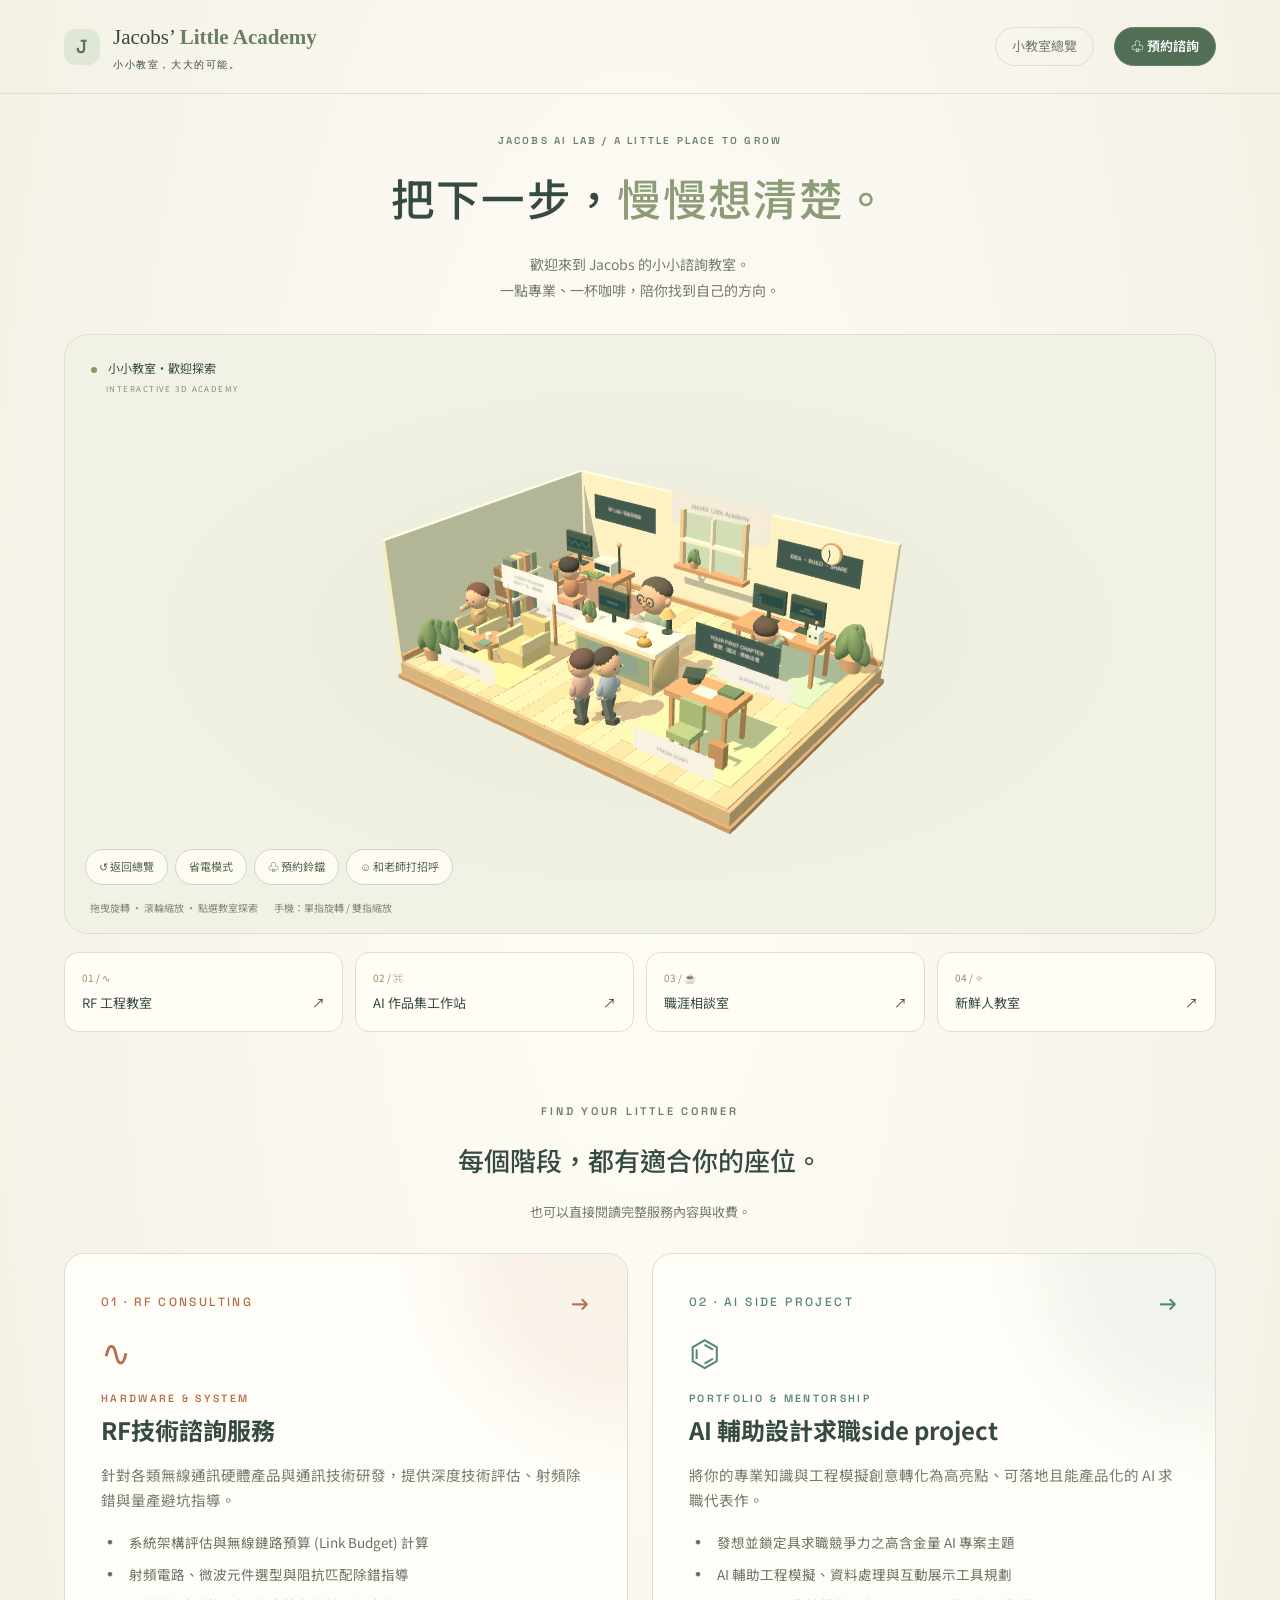
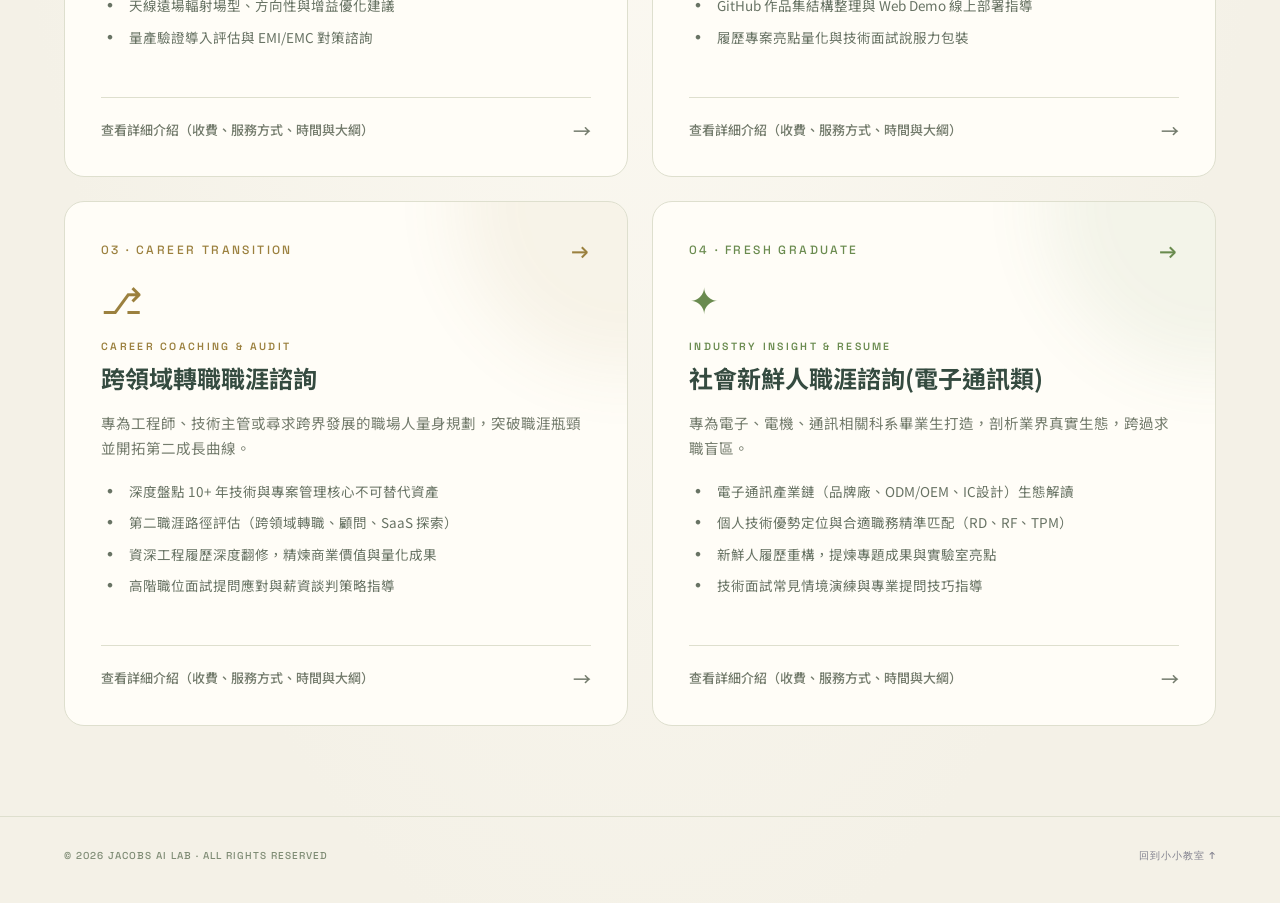
<file: index.html>
<!DOCTYPE html>
<html lang="zh-Hant">
<head>
  <meta charset="UTF-8" />
  <meta name="viewport" content="width=device-width, initial-scale=1.0" />
  <title>Jacobs’ Cozy Little Academy · 小小諮詢教室</title>
  <meta name="description" content="Jacobs 的專業諮詢與顧問服務：RF 技術諮詢、AI 輔助設計求職專案、跨領域轉職與社會新鮮人職涯諮詢。" />
  <link rel="preconnect" href="https://fonts.googleapis.com" />
  <link rel="preconnect" href="https://fonts.gstatic.com" crossorigin />
  <link href="https://fonts.googleapis.com/css2?family=Noto+Sans+TC:wght@300;400;500;700&family=Space+Grotesk:wght@400;500;600;700&display=swap" rel="stylesheet" />
  <link rel="stylesheet" href="services.css" />
</head>
<body>
  <div class="ambient ambient-one"></div>
  <div class="ambient ambient-two"></div>

  <header class="site-header">
    <a class="brand" data-target="overview" href="#overview" aria-label="返回小小教室總覽">
      <div class="brand-mark"><span>J</span></div>
      <div>Jacobs’ <b>Little Academy</b><small>小小教室，大大的可能。</small></div>
    </a>
    <nav class="header-nav">
      <a class="nav-btn" data-target="overview" href="#overview">小教室總覽</a>
      <a class="nav-btn primary" href="mailto:ppttding0205@gmail.com?subject=【預約諮詢】專業諮詢服務預約" data-booking>♧ 預約諮詢</a>
    </nav>
  </header>

  <main>
    <!-- View 0: 服務總覽 -->
    <section class="view active" id="overview" aria-labelledby="overview-title">
      <div class="academy-intro"><p class="eyebrow">JACOBS AI LAB / A LITTLE PLACE TO GROW</p>
      <h1 id="overview-title">把下一步，<em>慢慢想清楚。</em></h1><p>歡迎來到 Jacobs 的小小諮詢教室。<br>一點專業、一杯咖啡，陪你找到自己的方向。</p></div>
      <div class="academy-stage" id="academy-stage">
        <div class="stage-caption"><span class="open-dot"></span> 小小教室・歡迎探索 <small>INTERACTIVE 3D ACADEMY</small></div>
        <div id="scene" role="img" aria-label="可拖曳旋轉的 3D 小小補習班，服務也可從下方按鈕進入"></div>
        <p id="scene-status" role="status">小教室準備中… 下方服務選單隨時可用。</p>
        <div id="scene-tooltip" hidden></div>
        <div class="scene-tools"><button id="reset-camera">↺ 返回總覽</button><button id="quality" aria-pressed="false">省電模式</button><button data-booking>♧ 預約鈴鐺</button><button id="greet-teacher">☺ 和老師打招呼</button></div>
        <div class="scene-help">拖曳旋轉 · 滾輪縮放 · 點選教室探索 <span>手機：單指旋轉 / 雙指縮放</span></div>
        <aside id="service-preview" hidden aria-label="教室介紹"><button id="close-preview" aria-label="關閉介紹">×</button><p class="eyebrow" id="preview-number"></p><h2 id="preview-title"></h2><p id="preview-desc"></p><p id="preview-price"></p><button class="cta-action-btn" id="preview-open">查看完整服務 →</button></aside>
      </div>
      <nav class="quick-services" aria-label="教室快速入口">
        <button data-room="service-rf"><span>01 / ∿</span>RF 工程教室 <i>↗</i></button>
        <button data-room="service-ai"><span>02 / ⌘</span>AI 作品集工作站 <i>↗</i></button>
        <button data-room="service-transition"><span>03 / ☕</span>職涯相談室 <i>↗</i></button>
        <button data-room="service-fresh"><span>04 / ✧</span>新鮮人教室 <i>↗</i></button>
      </nav>
      <div class="catalog-heading"><p class="eyebrow">FIND YOUR LITTLE CORNER</p><h2>每個階段，都有適合你的座位。</h2><p>也可以直接閱讀完整服務內容與收費。</p></div>
      <div class="services-grid">
        <!-- Card 1: RF技術諮詢服務 -->
        <article class="service-card rf" tabindex="0" role="button" data-target="service-rf" aria-label="查看 RF技術諮詢服務 詳細介紹">
          <div>
            <div class="card-top"><span>01 · RF CONSULTING</span><i>→</i></div>
            <div class="card-symbol">∿</div>
            <div>
              <small>HARDWARE & SYSTEM</small>
              <h2>RF技術諮詢服務</h2>
              <p>針對各類無線通訊硬體產品與通訊技術研發，提供深度技術評估、射頻除錯與量產避坑指導。</p>
            </div>
            <ul class="service-desc-list">
              <li>系統架構評估與無線鏈路預算 (Link Budget) 計算</li>
              <li>射頻電路、微波元件選型與阻抗匹配除錯指導</li>
              <li>天線遠場輻射場型、方向性與增益優化建議</li>
              <li>量產驗證導入評估與 EMI/EMC 對策諮詢</li>
            </ul>
          </div>
          <div class="service-card-footer">
            <span>查看詳細介紹（收費、服務方式、時間與大綱）</span>
            <i>→</i>
          </div>
        </article>

        <!-- Card 2: AI 輔助設計求職side project -->
        <article class="service-card ai" tabindex="0" role="button" data-target="service-ai" aria-label="查看 AI 輔助設計求職side project 詳細介紹">
          <div>
            <div class="card-top"><span>02 · AI SIDE PROJECT</span><i>→</i></div>
            <div class="card-symbol">⌬</div>
            <div>
              <small>PORTFOLIO & MENTORSHIP</small>
              <h2>AI 輔助設計求職side project</h2>
              <p>將你的專業知識與工程模擬創意轉化為高亮點、可落地且能產品化的 AI 求職代表作。</p>
            </div>
            <ul class="service-desc-list">
              <li>發想並鎖定具求職競爭力之高含金量 AI 專案主題</li>
              <li>AI 輔助工程模擬、資料處理與互動展示工具規劃</li>
              <li>GitHub 作品集結構整理與 Web Demo 線上部署指導</li>
              <li>履歷專案亮點量化與技術面試說服力包裝</li>
            </ul>
          </div>
          <div class="service-card-footer">
            <span>查看詳細介紹（收費、服務方式、時間與大綱）</span>
            <i>→</i>
          </div>
        </article>

        <!-- Card 3: 跨領域轉職職涯諮詢 -->
        <article class="service-card senior" tabindex="0" role="button" data-target="service-transition" aria-label="查看 跨領域轉職職涯諮詢 詳細介紹">
          <div>
            <div class="card-top"><span>03 · CAREER TRANSITION</span><i>→</i></div>
            <div class="card-symbol">⎇</div>
            <div>
              <small>CAREER COACHING & AUDIT</small>
              <h2>跨領域轉職職涯諮詢</h2>
              <p>專為工程師、技術主管或尋求跨界發展的職場人量身規劃，突破職涯瓶頸並開拓第二成長曲線。</p>
            </div>
            <ul class="service-desc-list">
              <li>深度盤點 10+ 年技術與專案管理核心不可替代資產</li>
              <li>第二職涯路徑評估（跨領域轉職、顧問、SaaS 探索）</li>
              <li>資深工程履歷深度翻修，精煉商業價值與量化成果</li>
              <li>高階職位面試提問應對與薪資談判策略指導</li>
            </ul>
          </div>
          <div class="service-card-footer">
            <span>查看詳細介紹（收費、服務方式、時間與大綱）</span>
            <i>→</i>
          </div>
        </article>

        <!-- Card 4: 社會新鮮人職涯諮詢(電子通訊類) -->
        <article class="service-card fresh" tabindex="0" role="button" data-target="service-fresh" aria-label="查看 社會新鮮人職涯諮詢(電子通訊類) 詳細介紹">
          <div>
            <div class="card-top"><span>04 · FRESH GRADUATE</span><i>→</i></div>
            <div class="card-symbol">✦</div>
            <div>
              <small>INDUSTRY INSIGHT & RESUME</small>
              <h2>社會新鮮人職涯諮詢(電子通訊類)</h2>
              <p>專為電子、電機、通訊相關科系畢業生打造，剖析業界真實生態，跨過求職盲區。</p>
            </div>
            <ul class="service-desc-list">
              <li>電子通訊產業鏈（品牌廠、ODM/OEM、IC設計）生態解讀</li>
              <li>個人技術優勢定位與合適職務精準匹配（RD、RF、TPM）</li>
              <li>新鮮人履歷重構，提煉專題成果與實驗室亮點</li>
              <li>技術面試常見情境演練與專業提問技巧指導</li>
            </ul>
          </div>
          <div class="service-card-footer">
            <span>查看詳細介紹（收費、服務方式、時間與大綱）</span>
            <i>→</i>
          </div>
        </article>
      </div>
    </section>

    <!-- Detail Subpage 1: RF技術諮詢服務 -->
    <section class="view" id="service-rf" aria-labelledby="service-rf-title">
      <div class="section-heading">
        <button class="back-btn" type="button" data-target="overview">← 回到服務總覽</button>
        <p class="eyebrow"><span></span> RF CONSULTING · 01</p>
        <h1 id="service-rf-title">RF技術諮詢服務</h1>
        <p>高階工程難題突破 · 系統架構優化 · 17 年射頻實務避坑指導</p>
      </div>

      <div class="service-detail-container">
        <div class="detail-meta-bar">
          <div class="meta-tag"><span>💰 收費標準</span><b class="price">NT$ 3,000 / 次（長期顧問另議）</b></div>
          <div class="meta-tag"><span>💻 服務方式</span><b>線上 1 對 1（Google Meet · 支援 NDA）</b></div>
          <div class="meta-tag"><span>⏱ 服務時間</span><b>60～90 分鐘 / 次（含事前技術資料審閱）</b></div>
          <div class="meta-tag"><span>🔒 隱私保密</span><b>全程嚴格保密 · 可簽署雙方保密協議</b></div>
        </div>

        <div class="detail-block">
          <div class="detail-block-title"><span>01</span><h3>適合對象與常見痛點</h3></div>
          <div class="detail-cards-grid">
            <div class="detail-info-card">
              <h4>🎯 射頻效能瓶頸卡關</h4>
              <p>遇到射頻雜訊底線過高、Link Budget 裕度不足、接收靈敏度未達標或輻射場型畸變的工程研發團隊。</p>
            </div>
            <div class="detail-info-card">
              <h4>🎯 新硬體架構評估選型</h4>
              <p>正在規劃新通訊產品、天線配置與射頻前端晶片組選型，需資深專家協助評估設計可行性與風險之負責人。</p>
            </div>
            <div class="detail-info-card">
              <h4>🎯 量產與 EMI/EMC 認證卡關</h4>
              <p>面臨試產良率不佳、量產測試盲點、各國法規射頻認證或電磁干擾問題，亟需系統化除錯方向之工程師。</p>
            </div>
          </div>
        </div>

        <div class="detail-block">
          <div class="detail-block-title"><span>02</span><h3>詳細諮詢大綱與解法模組</h3></div>
          <div class="syllabus-list">
            <div class="syllabus-item">
              <div class="syllabus-num">M1</div>
              <div class="syllabus-body">
                <h4>資料預審與架構瓶頸定位</h4>
                <p>事前檢視 Block Diagram、電路圖、S 參數、Layout 與測試報告，迅速縮小問題範圍並定位核心弱點。</p>
              </div>
            </div>
            <div class="syllabus-item">
              <div class="syllabus-num">M2</div>
              <div class="syllabus-body">
                <h4>電路除錯與阻抗匹配調校</h4>
                <p>針對傳輸線損耗、射頻前端隔離度、天線匹配迴路與微波佈局提供具體除錯方向與計算依據。</p>
              </div>
            </div>
            <div class="syllabus-item">
              <div class="syllabus-num">M3</div>
              <div class="syllabus-body">
                <h4>系統級雜訊抑制與天線優化</h4>
                <p>解析電源雜訊耦合、地迴路干擾以及天線在機構殼體內之遠場輻射特性與增益調校方案。</p>
              </div>
            </div>
            <div class="syllabus-item">
              <div class="syllabus-num">M4</div>
              <div class="syllabus-body">
                <h4>量產導入與驗證避坑清單</h4>
                <p>分享 17 年量產實務經驗，提供產線校正盲點檢視、法規認證預審建議及備選元件策略。</p>
              </div>
            </div>
          </div>
        </div>

        <div class="detail-block">
          <div class="detail-block-title"><span>03</span><h3>諮詢實體產出 (Deliverables)</h3></div>
          <div class="deliverables-grid">
            <div class="deliverable-item">
              <div class="deliv-icon">📋</div>
              <div>
                <h4>《RF 技術診斷與具體優化 Checklist》</h4>
                <p>針對您的專案量身整理之關鍵除錯步驟與優先改進建議清單。</p>
              </div>
            </div>
            <div class="deliverable-item">
              <div class="deliv-icon">💡</div>
              <div>
                <h4>《關鍵元件替代架構推薦方案》</h4>
                <p>提供考量交期、成本與效能之射頻元件選型與備選線路建議。</p>
              </div>
            </div>
          </div>
        </div>

        <div class="detail-block">
          <div class="detail-block-title"><span>04</span><h3>4 步驟預約諮詢流程</h3></div>
          <div class="process-steps">
            <div class="step-card"><span>Step 1</span><h4>來信預約</h4><p>點擊下方按鈕來信，簡述專案背景與欲解決之技術難題。</p></div>
            <div class="step-card"><span>Step 2</span><h4>資料預審</h4><p>簽署 NDA（若需要），並提供去識別化技術資料供事前評估。</p></div>
            <div class="step-card"><span>Step 3</span><h4>線上諮詢</h4><p>透過 Google Meet 進行 1 對 1 深度技術對談與設計推演。</p></div>
            <div class="step-card"><span>Step 4</span><h4>產出報告</h4><p>會後發送專屬優化建議 Checklist，並提供會後答疑追蹤。</p></div>
          </div>
        </div>

        <div class="detail-cta-box">
          <div class="cta-content">
            <h3>準備好突破當前的技術瓶頸了嗎？</h3>
            <p>歡迎直接來信預約諮詢，我將於 24 小時內親自回覆並與您確認諮詢時間。</p>
            <div class="cta-contact-info">
              <span>聯絡信箱：<b>ppttding0205@gmail.com</b></span>
              <button class="copy-email-btn" type="button" data-email="ppttding0205@gmail.com">複製信箱</button>
            </div>
          </div>
          <a class="cta-action-btn" href="mailto:ppttding0205@gmail.com?subject=【預約諮詢】RF技術諮詢服務">
            <span>✉</span> 立即來信預約諮詢
          </a>
        </div>
      </div>
    </section>

    <!-- Detail Subpage 2: AI 輔助設計求職side project -->
    <section class="view" id="service-ai" aria-labelledby="service-ai-title">
      <div class="section-heading">
        <button class="back-btn" type="button" data-target="overview">← 回到服務總覽</button>
        <p class="eyebrow"><span></span> AI SIDE PROJECT · 02</p>
        <h1 id="service-ai-title">AI 輔助設計求職side project</h1>
        <p>打造具備求職說服力的高含金量個人專案 · 作品集從 0 到 1 實戰指導</p>
      </div>

      <div class="service-detail-container">
        <div class="detail-meta-bar">
          <div class="meta-tag"><span>💰 收費標準</span><b class="price">NT$ 2,500 / 次（另有 4 週深度陪跑方案）</b></div>
          <div class="meta-tag"><span>💻 服務方式</span><b>線上 1 對 1 專案診斷與實戰輔導（Google Meet）</b></div>
          <div class="meta-tag"><span>⏱ 服務時間</span><b>60 分鐘 / 次（課後附專屬開發 Roadmap）</b></div>
          <div class="meta-tag"><span>🎯 適合基礎</span><b>具備任一工程、程式或專業背景者</b></div>
        </div>

        <div class="detail-block">
          <div class="detail-block-title"><span>01</span><h3>適合對象與常見痛點</h3></div>
          <div class="detail-cards-grid">
            <div class="detail-info-card">
              <h4>🎯 履歷缺乏吸睛亮點</h4>
              <p>投遞職缺頻繁已讀不回，履歷中缺少能夠直接證明現代 AI 技術整合能力的代表性個人作品。</p>
            </div>
            <div class="detail-info-card">
              <h4>🎯 概念不知如何落地</h4>
              <p>有自動化、資料處理或工程模擬的想法，但不知如何整合現代 AI API 與打造網頁 Demo 原型。</p>
            </div>
            <div class="detail-info-card">
              <h4>🎯 GitHub 與作品集雜亂</h4>
              <p>專案缺少結構化 README、系統架構圖與可隨點隨測的線上部署展示，無法在面試前留下深刻印象。</p>
            </div>
          </div>
        </div>

        <div class="detail-block">
          <div class="detail-block-title"><span>02</span><h3>詳細諮詢大綱與解法模組</h3></div>
          <div class="syllabus-list">
            <div class="syllabus-item">
              <div class="syllabus-num">M1</div>
              <div class="syllabus-body">
                <h4>題材發想與痛點錨定</h4>
                <p>拒絕常見的套版聊天機器人，結合你的本業專長提煉高門檻、有實務價值的 AI 應用主題。</p>
              </div>
            </div>
            <div class="syllabus-item">
              <div class="syllabus-num">M2</div>
              <div class="syllabus-body">
                <h4>AI 工具流與架構規劃</h4>
                <p>利用現代 AI API、網頁框架與可視化工具快速跑出最小可行產品 (MVP)，降低開發門檻。</p>
              </div>
            </div>
            <div class="syllabus-item">
              <div class="syllabus-num">M3</div>
              <div class="syllabus-body">
                <h4>GitHub 作品集與線上展示</h4>
                <p>專業 README 排版結構規範、架構圖繪製與 Web Demo 免費雲端部署實戰教學。</p>
              </div>
            </div>
            <div class="syllabus-item">
              <div class="syllabus-num">M4</div>
              <div class="syllabus-body">
                <h4>專案價值故事化包裝</h4>
                <p>運用 STAR 原則提煉專案技術難題與解決過程，轉化為履歷關鍵字與面試必考亮點。</p>
              </div>
            </div>
          </div>
        </div>

        <div class="detail-block">
          <div class="detail-block-title"><span>03</span><h3>諮詢實體產出 (Deliverables)</h3></div>
          <div class="deliverables-grid">
            <div class="deliverable-item">
              <div class="deliv-icon">🗺</div>
              <div>
                <h4>《專屬 Side Project 開發路線圖》</h4>
                <p>包含功能範疇切分、技術選型建議與階段性里程碑時程規劃。</p>
              </div>
            </div>
            <div class="deliverable-item">
              <div class="deliv-icon">📝</div>
              <div>
                <h4>《GitHub 專案範本與履歷量化指引》</h4>
                <p>提供專業 README 模板、架構設計參考與履歷亮點描述修訂建議。</p>
              </div>
            </div>
          </div>
        </div>

        <div class="detail-block">
          <div class="detail-block-title"><span>04</span><h3>4 步驟預約諮詢流程</h3></div>
          <div class="process-steps">
            <div class="step-card"><span>Step 1</span><h4>來信預約</h4><p>來信說明你的專業背景、目標求職方向與目前的專案想法。</p></div>
            <div class="step-card"><span>Step 2</span><h4>需求對焦</h4><p>事前確認你想打造的專案規模，並提供前置思考問卷。</p></div>
            <div class="step-card"><span>Step 3</span><h4>1 對 1 諮詢</h4><p>線上梳理架構，手把手定案主題、技術堆疊與實作路徑。</p></div>
            <div class="step-card"><span>Step 4</span><h4>課後指引</h4><p>寄送專屬 Roadmap 與範本文件，並提供後續實作答疑。</p></div>
          </div>
        </div>

        <div class="detail-cta-box">
          <div class="cta-content">
            <h3>打造讓你脫穎而出的 AI 作品集！</h3>
            <p>歡迎直接來信預約諮詢，我將於 24 小時內親自回覆並與您確認諮詢時間。</p>
            <div class="cta-contact-info">
              <span>聯絡信箱：<b>ppttding0205@gmail.com</b></span>
              <button class="copy-email-btn" type="button" data-email="ppttding0205@gmail.com">複製信箱</button>
            </div>
          </div>
          <a class="cta-action-btn" href="mailto:ppttding0205@gmail.com?subject=【預約諮詢】AI 輔助設計求職side project">
            <span>✉</span> 立即來信預約諮詢
          </a>
        </div>
      </div>
    </section>

    <!-- Detail Subpage 3: 跨領域轉職職涯諮詢 -->
    <section class="view" id="service-transition" aria-labelledby="service-transition-title">
      <div class="section-heading">
        <button class="back-btn" type="button" data-target="overview">← 回到服務總覽</button>
        <p class="eyebrow"><span></span> CAREER TRANSITION · 03</p>
        <h1 id="service-transition-title">跨領域轉職職涯諮詢</h1>
        <p>資深職場人核心能力降維重組 · 開拓第二成長曲線與跨界價值</p>
      </div>

      <div class="service-detail-container">
        <div class="detail-meta-bar">
          <div class="meta-tag"><span>💰 收費標準</span><b class="price">NT$ 2,800 / 次（含課後量化報告）</b></div>
          <div class="meta-tag"><span>💻 服務方式</span><b>線上 1 對 1 私密深度對談（Google Meet）</b></div>
          <div class="meta-tag"><span>⏱ 服務時間</span><b>75 分鐘 / 次（深度梳理 10+ 年職涯資產）</b></div>
          <div class="meta-tag"><span>🎯 適合對象</span><b>工程師、技術主管或 35+ 尋求突破者</b></div>
        </div>

        <div class="detail-block">
          <div class="detail-block-title"><span>01</span><h3>適合對象與常見痛點</h3></div>
          <div class="detail-cards-grid">
            <div class="detail-info-card">
              <h4>🎯 面臨職涯天花板與焦慮</h4>
              <p>工作 8～15+ 年，感覺技術升遷受限、熱情消退，渴望開拓全新戰場卻不知從何切入。</p>
            </div>
            <div class="detail-info-card">
              <h4>🎯 想跨領域卻缺乏清晰定位</h4>
              <p>想從純硬體 RD 跨足 TPM、產品管理、業務顧問或跨領域整合，擔心年資與技能脫鉤。</p>
            </div>
            <div class="detail-info-card">
              <h4>🎯 思考第二成長曲線</h4>
              <p>評估技術顧問、個人品牌、SaaS 產品化或複合型職涯，亟需具備成功經驗者的實務引路。</p>
            </div>
          </div>
        </div>

        <div class="detail-block">
          <div class="detail-block-title"><span>02</span><h3>詳細諮詢大綱與解法模組</h3></div>
          <div class="syllabus-list">
            <div class="syllabus-item">
              <div class="syllabus-num">M1</div>
              <div class="syllabus-body">
                <h4>職涯資產深度盤點 (Career Audit)</h4>
                <p>跳脫單一職稱與領域限制，深度挖掘你 10+ 年底層核心能力，重構不可替代的複合價值。</p>
              </div>
            </div>
            <div class="syllabus-item">
              <div class="syllabus-num">M2</div>
              <div class="syllabus-body">
                <h4>第二曲線與轉職路徑評估</h4>
                <p>以小步快跑策略評估內部轉型、跨界轉職或技術顧問可行性，大幅降低試錯成本與風險。</p>
              </div>
            </div>
            <div class="syllabus-item">
              <div class="syllabus-num">M3</div>
              <div class="syllabus-body">
                <h4>資深工程履歷商業化翻修</h4>
                <p>去除技術流水帳與瑣碎細節，全面改以「商業影響力」、「專案領導」與「跨界整合」為主軸。</p>
              </div>
            </div>
            <div class="syllabus-item">
              <div class="syllabus-num">M4</div>
              <div class="syllabus-body">
                <h4>高階面試與薪資談判博弈</h4>
                <p>展現「高階技術管理者格局」而非「年資包袱」，傳授應對獵頭與高階決策者的溝通談判心法。</p>
              </div>
            </div>
          </div>
        </div>

        <div class="detail-block">
          <div class="detail-block-title"><span>03</span><h3>諮詢實體產出 (Deliverables)</h3></div>
          <div class="deliverables-grid">
            <div class="deliverable-item">
              <div class="deliv-icon">📊</div>
              <div>
                <h4>《個人核心優勢盤點與轉職策略圖》</h4>
                <p>梳理你的通用能力底牌，並提供適合切入之高價值職缺方向分析。</p>
              </div>
            </div>
            <div class="deliverable-item">
              <div class="deliv-icon">📄</div>
              <div>
                <h4>《資深履歷精修建議與行動清單》</h4>
                <p>針對履歷亮點、商業影響力量化描述與後續行動步驟提供客製建議。</p>
              </div>
            </div>
          </div>
        </div>

        <div class="detail-block">
          <div class="detail-block-title"><span>04</span><h3>4 步驟預約諮詢流程</h3></div>
          <div class="process-steps">
            <div class="step-card"><span>Step 1</span><h4>來信預約</h4><p>來信說明目前的職涯現況、年資與希望突破的轉職瓶頸。</p></div>
            <div class="step-card"><span>Step 2</span><h4>事前履歷閱覽</h4><p>寄送現有履歷與背景資料，諮詢前由顧問先行深度研讀。</p></div>
            <div class="step-card"><span>Step 3</span><h4>1 對 1 深度對談</h4><p>75 分鐘 Google Meet 私密諮詢，全面拆解困局並制定策略。</p></div>
            <div class="step-card"><span>Step 4</span><h4>課後報告與答疑</h4><p>提供專屬優化建議行動指南，並享有 2 週內來信答疑追蹤。</p></div>
          </div>
        </div>

        <div class="detail-cta-box">
          <div class="cta-content">
            <h3>開啟你的第二職涯黃金曲線！</h3>
            <p>歡迎直接來信預約諮詢，我將於 24 小時內親自回覆並與您確認諮詢時間。</p>
            <div class="cta-contact-info">
              <span>聯絡信箱：<b>ppttding0205@gmail.com</b></span>
              <button class="copy-email-btn" type="button" data-email="ppttding0205@gmail.com">複製信箱</button>
            </div>
          </div>
          <a class="cta-action-btn" href="mailto:ppttding0205@gmail.com?subject=【預約諮詢】跨領域轉職職涯諮詢">
            <span>✉</span> 立即來信預約諮詢
          </a>
        </div>
      </div>
    </section>

    <!-- Detail Subpage 4: 社會新鮮人職涯諮詢(電子通訊類) -->
    <section class="view" id="service-fresh" aria-labelledby="service-fresh-title">
      <div class="section-heading">
        <button class="back-btn" type="button" data-target="overview">← 回到服務總覽</button>
        <p class="eyebrow"><span></span> FRESH GRADUATE · 04</p>
        <h1 id="service-fresh-title">社會新鮮人職涯諮詢(電子通訊類)</h1>
        <p>電子通訊產業地圖深度解碼 · 技術履歷診斷 · 面試實戰精準起飛</p>
      </div>

      <div class="service-detail-container">
        <div class="detail-meta-bar">
          <div class="meta-tag"><span>💰 收費標準</span><b class="price">NT$ 1,200 / 次（新鮮人專屬優惠方案）</b></div>
          <div class="meta-tag"><span>💻 服務方式</span><b>線上 1 對 1 諮詢與履歷健檢（Google Meet）</b></div>
          <div class="meta-tag"><span>⏱ 服務時間</span><b>60 分鐘 / 次（含技術面試實戰模擬）</b></div>
          <div class="meta-tag"><span>🎯 適合對象</span><b>電子、電機、通訊、資工應屆或 1~2 年新人</b></div>
        </div>

        <div class="detail-block">
          <div class="detail-block-title"><span>01</span><h3>適合對象與常見痛點</h3></div>
          <div class="detail-cards-grid">
            <div class="detail-info-card">
              <h4>🎯 對業界分工感到迷惘</h4>
              <p>IC 設計廠、品牌系統廠、ODM/OEM 代工廠與模組廠到底差別在哪？第一份工作該如何選擇？</p>
            </div>
            <div class="detail-info-card">
              <h4>🎯 學校專題不會寫進履歷</h4>
              <p>只有學校實驗室或專題經歷，不知道如何轉譯成工業界主管在意的實用技能關鍵字。</p>
            </div>
            <div class="detail-info-card">
              <h4>🎯 技術面試缺乏自信</h4>
              <p>不知道技術主管通常怎麼考、面試尾聲該如何提問才能給面試官留下成熟專業的好印象。</p>
            </div>
          </div>
        </div>

        <div class="detail-block">
          <div class="detail-block-title"><span>02</span><h3>詳細諮詢大綱與解法模組</h3></div>
          <div class="syllabus-list">
            <div class="syllabus-item">
              <div class="syllabus-num">M1</div>
              <div class="syllabus-body">
                <h4>電子通訊產業鏈生態全景解讀</h4>
                <p>深入剖析硬體 RD、RF 工程師、系統工程師、TPM、FAE 的真實日常、薪資結構與未來發展路徑。</p>
              </div>
            </div>
            <div class="syllabus-item">
              <div class="syllabus-num">M2</div>
              <div class="syllabus-body">
                <h4>技術優勢定位與職務匹配</h4>
                <p>根據你的在校修課、專題方向與個人特質，精準定位適合投遞的高勝率職缺與職位類型。</p>
              </div>
            </div>
            <div class="syllabus-item">
              <div class="syllabus-num">M3</div>
              <div class="syllabus-body">
                <h4>新鮮人履歷重構與亮點提煉</h4>
                <p>逐行診斷你的履歷，把學術論文與專題成果轉化為企業 HR 與用人主管一眼看中的「即戰力關鍵字」。</p>
              </div>
            </div>
            <div class="syllabus-item">
              <div class="syllabus-num">M4</div>
              <div class="syllabus-body">
                <h4>技術面試實戰模擬與反向提問</h4>
                <p>拆解常見技術問題核心考點，傳授高情商自我介紹架構與面試尾聲「高分逆轉提問法」。</p>
              </div>
            </div>
          </div>
        </div>

        <div class="detail-block">
          <div class="detail-block-title"><span>03</span><h3>諮詢實體產出 (Deliverables)</h3></div>
          <div class="deliverables-grid">
            <div class="deliverable-item">
              <div class="deliv-icon">✍</div>
              <div>
                <h4>《履歷逐行精修建議反饋版》</h4>
                <p>針對用詞、專案描述與排版結構進行精確修正，大幅提升面試邀約率。</p>
              </div>
            </div>
            <div class="deliverable-item">
              <div class="deliv-icon">🎯</div>
              <div>
                <h4>《新鮮人技術面試應對 Checklist》</h4>
                <p>必備技術題答題框架、非技術情境題應對邏輯與高分提問範本。</p>
              </div>
            </div>
          </div>
        </div>

        <div class="detail-block">
          <div class="detail-block-title"><span>04</span><h3>4 步驟預約諮詢流程</h3></div>
          <div class="process-steps">
            <div class="step-card"><span>Step 1</span><h4>來信預約</h4><p>來信說明你的科系背景、畢業時間與想尋求的諮詢方向。</p></div>
            <div class="step-card"><span>Step 2</span><h4>提供現有履歷</h4><p>寄送你目前的履歷初稿或專題摘要，供事前預審標註。</p></div>
            <div class="step-card"><span>Step 3</span><h4>60 分鐘線上對談</h4><p>Google Meet 1 對 1 諮詢，即時履歷健檢與面試模擬。</p></div>
            <div class="step-card"><span>Step 4</span><h4>課後收穫清單</h4><p>發送履歷修改精確建議與面試應考清單，為求職做好萬全準備。</p></div>
          </div>
        </div>

        <div class="detail-cta-box">
          <div class="cta-content">
            <h3>跨出成功求職的第一步！</h3>
            <p>歡迎直接來信預約諮詢，我將於 24 小時內親自回覆並與您確認諮詢時間。</p>
            <div class="cta-contact-info">
              <span>新鮮人專屬信箱：<b>ppttding0205@gmail.com</b></span>
              <button class="copy-email-btn" type="button" data-email="ppttding0205@gmail.com">複製信箱</button>
            </div>
          </div>
          <a class="cta-action-btn" href="mailto:ppttding0205@gmail.com?subject=【預約諮詢】社會新鮮人職涯諮詢(電子通訊類)">
            <span>✉</span> 立即來信預約諮詢
          </a>
        </div>
      </div>
    </section>
  </main>

  <footer>
    <span>© 2026 JACOBS AI LAB · ALL RIGHTS RESERVED</span>
    <a href="#overview" data-target="overview">回到小小教室 ↑</a>
  </footer>

  <div class="toast" id="toast" role="status" aria-live="polite">
    <span>✦</span>
    <div>
      <b id="toast-title">提示訊息</b>
      <small id="toast-desc">說明內容</small>
    </div>
  </div>

  <dialog id="booking-dialog" aria-labelledby="booking-title"><button id="close-booking" aria-label="關閉預約視窗">×</button><p class="eyebrow">A LITTLE NEXT STEP</p><h2 id="booking-title">叮～歡迎預約諮詢！</h2><p>選擇一項服務，透過電子郵件告訴我你的需求。<br>寄出郵件後，再由 Jacobs 與你確認時間。</p><div id="booking-options"></div><p class="booking-note">此操作會開啟你的郵件軟體，尚未完成預約。</p></dialog>
  <script src="services.js"></script>
  <script src="js/academy-scene.bundle.js"></script>
</body>
</html>
</file>
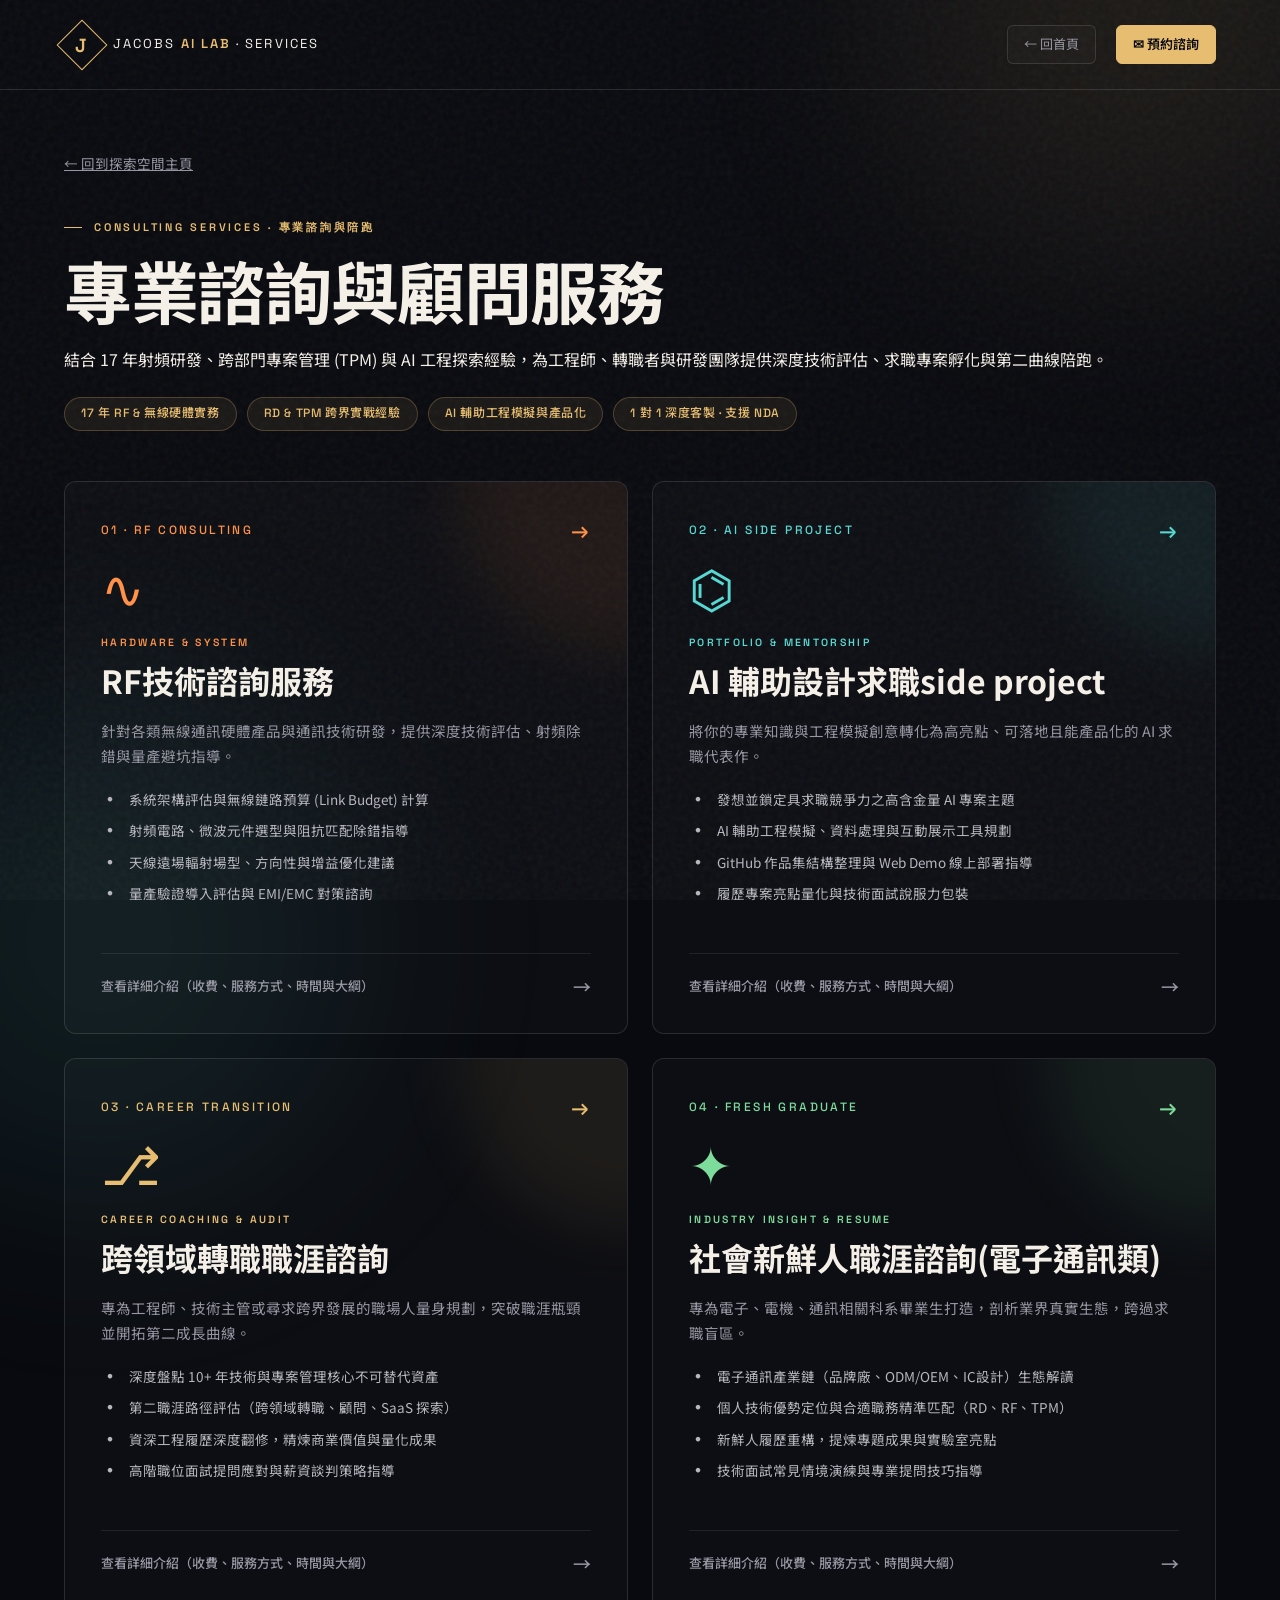
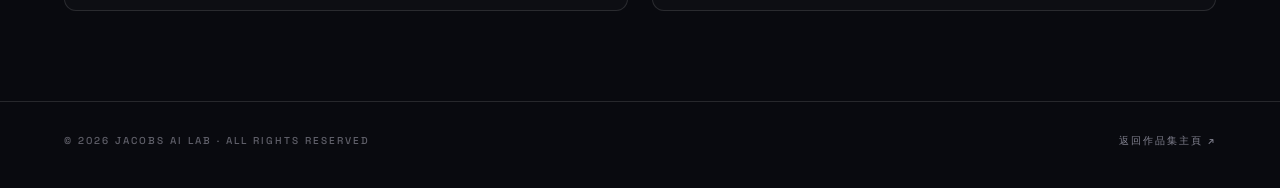
<file: backup/index.html>
<!DOCTYPE html>
<html lang="zh-Hant">
<head>
  <meta charset="UTF-8" />
  <meta name="viewport" content="width=device-width, initial-scale=1.0" />
  <title>專業諮詢與顧問服務 | Jacobs AI Lab</title>
  <meta name="description" content="Jacobs 的專業諮詢與顧問服務：RF 技術諮詢、AI 輔助設計求職專案、跨領域轉職與社會新鮮人職涯諮詢。" />
  <link rel="preconnect" href="https://fonts.googleapis.com" />
  <link rel="preconnect" href="https://fonts.gstatic.com" crossorigin />
  <link href="https://fonts.googleapis.com/css2?family=Noto+Sans+TC:wght@300;400;500;700&family=Space+Grotesk:wght@400;500;600;700&display=swap" rel="stylesheet" />
  <style>
    :root {
      --bg: #090a0f;
      --panel: #111219;
      --text: #f4f0e8;
      --muted: #9797a3;
      --line: rgba(255, 255, 255, 0.12);
      --gold: #e7bd71;
      --violet: #9b7cff;
      --cyan: #58d8d3;
      --rf-color: #ff9248;
      --ai-color: #58d8d3;
      --senior-color: #e7bd71;
      --fresh-color: #7ddc9b;
    }

    * { box-sizing: border-box; }
    html { scroll-behavior: smooth; }
    body {
      margin: 0;
      min-height: 100vh;
      color: var(--text);
      background: var(--bg);
      font-family: "Noto Sans TC", sans-serif;
      overflow-x: hidden;
      line-height: 1.6;
    }

    body::before {
      content: "";
      position: fixed;
      inset: 0;
      pointer-events: none;
      opacity: .28;
      background-image: url("data:image/svg+xml,%3Csvg viewBox='0 0 180 180' xmlns='http://www.w3.org/2000/svg'%3E%3Cfilter id='n'%3E%3CfeTurbulence type='fractalNoise' baseFrequency='.9' numOctaves='4' stitchTiles='stitch'/%3E%3C/filter%3E%3Crect width='100%25' height='100%25' filter='url(%23n)' opacity='.18'/%3E%3C/svg%3E");
      z-index: 1;
    }

    .ambient {
      position: fixed;
      width: 520px;
      height: 520px;
      border-radius: 50%;
      filter: blur(120px);
      opacity: .09;
      pointer-events: none;
      z-index: 0;
    }
    .ambient-one { top: -260px; right: -120px; background: var(--gold); }
    .ambient-two { bottom: -300px; left: -160px; background: var(--cyan); }

    /* Header */
    .site-header {
      height: 90px;
      max-width: 1440px;
      margin: auto;
      padding: 0 5vw;
      display: flex;
      justify-content: space-between;
      align-items: center;
      border-bottom: 1px solid var(--line);
      position: relative;
      z-index: 10;
    }

    .brand {
      color: var(--text);
      text-decoration: none;
      display: flex;
      align-items: center;
      gap: 13px;
      font-family: "Space Grotesk", sans-serif;
      font-size: 13px;
      letter-spacing: .16em;
    }
    .brand b { color: var(--gold); font-weight: 600; }
    .brand-mark {
      width: 36px;
      height: 36px;
      border: 1px solid var(--gold);
      display: grid;
      place-items: center;
      color: var(--gold);
      font: 600 19px "Space Grotesk";
      transform: rotate(45deg);
      line-height: 1;
    }
    .brand-mark span { transform: rotate(-45deg); display: block; }

    .header-nav {
      display: flex;
      align-items: center;
      gap: 20px;
    }
    .nav-btn {
      color: var(--muted);
      text-decoration: none;
      font-size: 13px;
      display: inline-flex;
      align-items: center;
      gap: 8px;
      padding: 8px 16px;
      border: 1px solid var(--line);
      border-radius: 6px;
      transition: .25s;
      background: rgba(255, 255, 255, .02);
    }
    .nav-btn:hover {
      color: var(--gold);
      border-color: var(--gold);
      background: rgba(231, 189, 113, .08);
      transform: translateY(-2px);
    }
    .nav-btn.primary {
      color: #090a0f;
      background: var(--gold);
      border-color: var(--gold);
      font-weight: 600;
    }
    .nav-btn.primary:hover {
      background: #f0cb85;
      color: #090a0f;
    }

    /* Main Container */
    main {
      max-width: 1440px;
      margin: auto;
      padding: 0 5vw;
      position: relative;
      z-index: 5;
    }

    .view {
      display: none;
      min-height: calc(100vh - 180px);
      padding: 60px 0 90px;
      animation: fadeIn .35s ease-out;
    }
    .view.active { display: block; }

    @keyframes fadeIn {
      from { opacity: 0; transform: translateY(12px); }
      to { opacity: 1; transform: translateY(0); }
    }

    /* Section Heading */
    .section-heading { margin-bottom: 50px; }
    .back-btn {
      color: var(--muted);
      border: 0;
      background: none;
      padding: 0;
      margin-bottom: 45px;
      font: inherit;
      font-size: 13.5px;
      cursor: pointer;
      display: inline-flex;
      align-items: center;
      gap: 8px;
      transition: color .25s;
    }
    .back-btn:hover { color: var(--gold); }

    .eyebrow {
      display: flex;
      align-items: center;
      gap: 12px;
      color: var(--gold);
      font: 600 11px "Space Grotesk", sans-serif;
      letter-spacing: .25em;
      margin: 0 0 16px;
      text-transform: uppercase;
    }
    .eyebrow span {
      width: 18px;
      height: 1px;
      background: var(--gold);
      display: inline-block;
    }
    .section-heading h1 {
      font-size: clamp(38px, 5.5vw, 68px);
      margin: 0 0 18px;
      font-weight: 700;
      letter-spacing: -0.02em;
      line-height: 1.15;
    }
    .section-heading > p:last-child {
      color: var(--muted);
      margin: 0;
      font-size: 16px;
      max-width: 780px;
      line-height: 1.8;
    }

    /* Badges Bar */
    .hero-badges {
      display: flex;
      flex-wrap: wrap;
      gap: 10px;
      margin-top: 25px;
    }
    .badge {
      font-family: "Space Grotesk", "Noto Sans TC", sans-serif;
      font-size: 12px;
      font-weight: 500;
      letter-spacing: .05em;
      color: var(--gold);
      background: rgba(231, 189, 113, .08);
      border: 1px solid rgba(231, 189, 113, .25);
      padding: 6px 16px;
      border-radius: 99px;
    }

    /* Service Cards Grid */
    .services-grid {
      display: grid;
      grid-template-columns: 1fr 1fr;
      gap: 24px;
      margin-top: 20px;
    }

    .service-card {
      min-height: 480px;
      padding: 34px 36px 32px;
      color: var(--text);
      text-decoration: none;
      border: 1px solid var(--line);
      background: rgba(255, 255, 255, .018);
      display: flex;
      flex-direction: column;
      justify-content: space-between;
      position: relative;
      overflow: hidden;
      border-radius: 12px;
      cursor: pointer;
      transition: transform .35s, border-color .35s;
    }
    .service-card::after {
      content: "";
      width: 340px;
      height: 340px;
      position: absolute;
      right: -170px;
      top: -170px;
      border-radius: 50%;
      background: currentColor;
      opacity: .08;
      filter: blur(35px);
      transition: .4s;
      pointer-events: none;
    }
    .service-card:hover {
      transform: translateY(-8px);
      border-color: currentColor;
    }
    .service-card:hover::after {
      right: -100px;
      top: -100px;
      opacity: .14;
    }

    .service-card.rf { color: var(--rf-color); }
    .service-card.ai { color: var(--ai-color); }
    .service-card.senior { color: var(--senior-color); }
    .service-card.fresh { color: var(--fresh-color); }

    .card-top {
      display: flex;
      justify-content: space-between;
      align-items: center;
      font: 500 12px "Space Grotesk";
      letter-spacing: .2em;
    }
    .card-top i {
      font-style: normal;
      font-size: 22px;
      transition: transform .25s;
    }
    .service-card:hover .card-top i {
      transform: translate(4px, -4px);
    }

    .card-symbol {
      font: 500 52px "Space Grotesk";
      color: currentColor;
      margin: 20px 0;
      line-height: 1;
    }
    .service-card small {
      font: 600 10.5px "Space Grotesk";
      letter-spacing: .22em;
      color: currentColor;
      display: block;
      margin-bottom: 6px;
    }
    .service-card h2 {
      color: var(--text);
      font-size: clamp(24px, 2.5vw, 32px);
      margin: 0 0 12px;
      font-weight: 700;
    }
    .service-card p {
      color: var(--muted);
      font-size: 14.5px;
      line-height: 1.75;
      margin: 0;
    }

    .service-desc-list {
      list-style: none;
      padding: 0;
      margin: 20px 0 24px;
      display: flex;
      flex-direction: column;
      gap: 10px;
    }
    .service-desc-list li {
      color: #b8b7c0;
      font-size: 13.5px;
      line-height: 1.6;
      display: flex;
      align-items: flex-start;
      gap: 10px;
    }
    .service-desc-list li::before {
      content: "•";
      color: currentColor;
      font-weight: bold;
      font-size: 18px;
      line-height: 1.1;
      flex-shrink: 0;
    }

    .service-card-footer {
      margin-top: 24px;
      padding-top: 18px;
      border-top: 1px solid rgba(255, 255, 255, .08);
      display: flex;
      justify-content: space-between;
      align-items: center;
      color: var(--muted);
      font-size: 13px;
      font-weight: 500;
      transition: .25s;
    }
    .service-card-footer i {
      font-style: normal;
      font-size: 18px;
      color: currentColor;
      transition: transform .25s;
    }
    .service-card:hover .service-card-footer {
      color: var(--text);
      border-top-color: rgba(255, 255, 255, .2);
    }
    .service-card:hover .service-card-footer i {
      transform: translateX(6px);
    }

    /* Detail View Styling */
    .service-detail-container {
      display: flex;
      flex-direction: column;
      gap: 46px;
      max-width: 1080px;
    }

    .detail-meta-bar {
      display: grid;
      grid-template-columns: repeat(auto-fit, minmax(230px, 1fr));
      gap: 16px;
      background: rgba(255, 255, 255, .025);
      border: 1px solid var(--line);
      border-radius: 12px;
      padding: 24px 28px;
      box-shadow: 0 4px 24px rgba(0, 0, 0, .2);
    }
    .meta-tag {
      display: flex;
      flex-direction: column;
      gap: 6px;
    }
    .meta-tag span {
      color: var(--muted);
      font-size: 12.5px;
      letter-spacing: .05em;
    }
    .meta-tag b {
      font-size: 15px;
      color: var(--text);
      font-weight: 600;
      line-height: 1.5;
    }
    .meta-tag b.price {
      color: var(--gold);
      font-family: "Space Grotesk", sans-serif;
      font-size: 17px;
    }

    .detail-block {
      display: flex;
      flex-direction: column;
      gap: 20px;
    }
    .detail-block-title {
      display: flex;
      align-items: center;
      gap: 14px;
    }
    .detail-block-title span {
      font-family: "Space Grotesk", sans-serif;
      font-size: 13px;
      font-weight: 700;
      color: var(--gold);
      padding: 3px 9px;
      border: 1px solid rgba(231, 189, 113, .3);
      border-radius: 5px;
      background: rgba(231, 189, 113, .07);
    }
    .detail-block-title h3 {
      font-size: 22px;
      margin: 0;
      font-weight: 600;
      color: var(--text);
    }

    .detail-cards-grid {
      display: grid;
      grid-template-columns: repeat(auto-fit, minmax(280px, 1fr));
      gap: 20px;
    }
    .detail-info-card {
      border: 1px solid var(--line);
      background: rgba(255, 255, 255, .015);
      border-radius: 10px;
      padding: 24px 26px;
      transition: border-color .3s, background .3s;
    }
    .detail-info-card:hover {
      border-color: rgba(255, 255, 255, .25);
      background: rgba(255, 255, 255, .03);
    }
    .detail-info-card h4 {
      margin: 0 0 10px;
      font-size: 15.5px;
      color: var(--text);
      font-weight: 600;
    }
    .detail-info-card p {
      margin: 0;
      color: #b8b7c0;
      font-size: 14px;
      line-height: 1.7;
    }

    .syllabus-list {
      display: flex;
      flex-direction: column;
      gap: 16px;
    }
    .syllabus-item {
      display: flex;
      gap: 22px;
      border: 1px solid var(--line);
      background: rgba(255, 255, 255, .015);
      border-radius: 10px;
      padding: 20px 24px;
      align-items: flex-start;
      transition: border-color .3s;
    }
    .syllabus-item:hover {
      border-color: rgba(255, 255, 255, .24);
    }
    .syllabus-num {
      font-family: "Space Grotesk", sans-serif;
      font-size: 17px;
      font-weight: 700;
      color: var(--cyan);
      padding-top: 2px;
    }
    .syllabus-body h4 {
      margin: 0 0 6px;
      font-size: 16px;
      color: var(--text);
      font-weight: 600;
    }
    .syllabus-body p {
      margin: 0;
      color: #b8b7c0;
      font-size: 14px;
      line-height: 1.7;
    }

    .deliverables-grid {
      display: grid;
      grid-template-columns: 1fr 1fr;
      gap: 20px;
    }
    .deliverable-item {
      display: flex;
      gap: 18px;
      align-items: flex-start;
      border: 1px solid var(--line);
      background: rgba(255, 255, 255, .015);
      border-radius: 10px;
      padding: 22px 24px;
    }
    .deliv-icon {
      font-size: 26px;
      line-height: 1;
    }
    .deliverable-item h4 {
      margin: 0 0 6px;
      font-size: 15.5px;
      color: var(--gold);
      font-weight: 600;
    }
    .deliverable-item p {
      margin: 0;
      color: #b8b7c0;
      font-size: 14px;
      line-height: 1.65;
    }

    .process-steps {
      display: grid;
      grid-template-columns: repeat(4, 1fr);
      gap: 18px;
    }
    .step-card {
      border: 1px solid var(--line);
      background: rgba(255, 255, 255, .015);
      border-radius: 10px;
      padding: 20px 22px;
      position: relative;
    }
    .step-card span {
      font-family: "Space Grotesk", sans-serif;
      font-size: 11px;
      font-weight: 600;
      letter-spacing: .15em;
      color: var(--gold);
      display: block;
      margin-bottom: 8px;
    }
    .step-card h4 {
      margin: 0 0 8px;
      font-size: 15.5px;
      color: var(--text);
    }
    .step-card p {
      margin: 0;
      font-size: 13px;
      color: #a0a0ab;
      line-height: 1.6;
    }

    /* Detail CTA Box */
    .detail-cta-box {
      margin-top: 15px;
      border: 1px solid rgba(231, 189, 113, .35);
      background: linear-gradient(135deg, rgba(231, 189, 113, .07), rgba(88, 216, 211, .05));
      border-radius: 14px;
      padding: 38px 44px;
      display: flex;
      justify-content: space-between;
      align-items: center;
      gap: 32px;
      flex-wrap: wrap;
    }
    .cta-content h3 {
      margin: 0 0 10px;
      font-size: 23px;
      color: var(--text);
    }
    .cta-content p {
      margin: 0 0 14px;
      color: #b8b7c0;
      font-size: 14.5px;
      line-height: 1.7;
    }
    .cta-contact-info {
      display: flex;
      align-items: center;
      gap: 12px;
      flex-wrap: wrap;
    }
    .cta-contact-info span {
      font-size: 13.5px;
      color: var(--muted);
    }
    .cta-contact-info b {
      color: var(--gold);
      font-family: "Space Grotesk", sans-serif;
    }
    .copy-email-btn {
      background: rgba(255, 255, 255, .05);
      border: 1px solid var(--line);
      color: var(--text);
      font-size: 12px;
      padding: 3px 10px;
      border-radius: 4px;
      cursor: pointer;
      transition: .2s;
    }
    .copy-email-btn:hover {
      background: rgba(255, 255, 255, .15);
      color: var(--gold);
    }

    .cta-action-btn {
      padding: 16px 34px;
      background: var(--gold);
      color: #090a0f !important;
      font-weight: 700;
      font-size: 15.5px;
      border-radius: 8px;
      text-decoration: none;
      display: inline-flex;
      align-items: center;
      gap: 10px;
      box-shadow: 0 8px 30px rgba(231, 189, 113, .28);
      transition: transform .3s, box-shadow .3s, background .3s;
      white-space: nowrap;
    }
    .cta-action-btn:hover {
      transform: translateY(-3px);
      box-shadow: 0 12px 35px rgba(231, 189, 113, .45);
      background: #f0cb85;
    }

    /* Footer */
    footer {
      max-width: 1440px;
      margin: auto;
      padding: 32px 5vw 40px;
      border-top: 1px solid var(--line);
      display: flex;
      justify-content: space-between;
      color: #60606a;
      font: 500 10px "Space Grotesk";
      letter-spacing: .2em;
    }
    footer a {
      color: #80808e;
      text-decoration: none;
      transition: color .2s;
    }
    footer a:hover { color: var(--gold); }

    /* Toast */
    .toast {
      position: fixed;
      z-index: 30;
      right: 30px;
      bottom: 30px;
      padding: 15px 22px;
      display: flex;
      align-items: center;
      gap: 13px;
      color: var(--text);
      background: #181920;
      border: 1px solid var(--line);
      box-shadow: 0 20px 60px rgba(0, 0, 0, .5);
      border-radius: 8px;
      transform: translateY(120px);
      opacity: 0;
      transition: transform .35s cubic-bezier(0.2, 0.9, 0.3, 1), opacity .35s;
      pointer-events: none;
    }
    .toast.show {
      transform: translateY(0);
      opacity: 1;
      pointer-events: auto;
    }
    .toast > span { color: var(--gold); font-size: 22px; }
    .toast b { display: block; font-size: 13.5px; margin-bottom: 2px; }
    .toast small { display: block; color: var(--muted); }

    /* Responsive */
    @media (max-width: 850px) {
      .services-grid { grid-template-columns: 1fr; }
      .service-card { min-height: 420px; }
      .deliverables-grid { grid-template-columns: 1fr; }
      .process-steps { grid-template-columns: 1fr 1fr; }
      .detail-cta-box { flex-direction: column; align-items: flex-start; padding: 28px 24px; }
      .cta-action-btn { width: 100%; justify-content: center; }
    }

    @media (max-width: 520px) {
      .site-header { height: 75px; }
      .brand { font-size: 11px; }
      .brand-mark { width: 30px; height: 30px; font-size: 16px; }
      .header-nav { gap: 10px; }
      .nav-btn { font-size: 12px; padding: 6px 12px; }
      .view { padding: 40px 0 60px; }
      .service-card { min-height: 380px; padding: 24px; }
      .process-steps { grid-template-columns: 1fr; }
      .detail-meta-bar { grid-template-columns: 1fr; padding: 18px 20px; }
      .syllabus-item { flex-direction: column; gap: 8px; }
      footer { flex-direction: column; gap: 12px; }
      .toast { left: 20px; right: 20px; bottom: 20px; }
    }

    @media (prefers-reduced-motion: reduce) {
      *, *::before, *::after {
        animation-duration: .01ms !important;
        transition-duration: .01ms !important;
      }
    }
  </style>
</head>
<body>
  <div class="ambient ambient-one"></div>
  <div class="ambient ambient-two"></div>

  <header class="site-header">
    <a class="brand" href="index.html" aria-label="返回 Jacobs AI Lab 首頁">
      <div class="brand-mark"><span>J</span></div>
      <div>JACOBS <b>AI LAB</b> · SERVICES</div>
    </a>
    <nav class="header-nav">
      <a class="nav-btn" href="index.html">← 回首頁</a>
      <a class="nav-btn primary" href="mailto:ppttding0205@gmail.com?subject=【預約諮詢】專業諮詢服務預約">✉ 預約諮詢</a>
    </nav>
  </header>

  <main>
    <!-- View 0: 服務總覽 -->
    <section class="view active" id="overview" aria-labelledby="overview-title">
      <div class="section-heading">
        <a class="back-btn" href="index.html">← 回到探索空間主頁</a>
        <p class="eyebrow"><span></span> CONSULTING SERVICES · 專業諮詢與陪跑</p>
        <h1 id="overview-title">專業諮詢與顧問服務</h1>
        <p>結合 17 年射頻研發、跨部門專案管理 (TPM) 與 AI 工程探索經驗，為工程師、轉職者與研發團隊提供深度技術評估、求職專案孵化與第二曲線陪跑。</p>
        <div class="hero-badges">
          <span class="badge">17 年 RF & 無線硬體實務</span>
          <span class="badge">RD & TPM 跨界實戰經驗</span>
          <span class="badge">AI 輔助工程模擬與產品化</span>
          <span class="badge">1 對 1 深度客製 · 支援 NDA</span>
        </div>
      </div>

      <div class="services-grid">
        <!-- Card 1: RF技術諮詢服務 -->
        <article class="service-card rf" tabindex="0" role="button" data-target="service-rf" aria-label="查看 RF技術諮詢服務 詳細介紹">
          <div>
            <div class="card-top"><span>01 · RF CONSULTING</span><i>→</i></div>
            <div class="card-symbol">∿</div>
            <div>
              <small>HARDWARE & SYSTEM</small>
              <h2>RF技術諮詢服務</h2>
              <p>針對各類無線通訊硬體產品與通訊技術研發，提供深度技術評估、射頻除錯與量產避坑指導。</p>
            </div>
            <ul class="service-desc-list">
              <li>系統架構評估與無線鏈路預算 (Link Budget) 計算</li>
              <li>射頻電路、微波元件選型與阻抗匹配除錯指導</li>
              <li>天線遠場輻射場型、方向性與增益優化建議</li>
              <li>量產驗證導入評估與 EMI/EMC 對策諮詢</li>
            </ul>
          </div>
          <div class="service-card-footer">
            <span>查看詳細介紹（收費、服務方式、時間與大綱）</span>
            <i>→</i>
          </div>
        </article>

        <!-- Card 2: AI 輔助設計求職side project -->
        <article class="service-card ai" tabindex="0" role="button" data-target="service-ai" aria-label="查看 AI 輔助設計求職side project 詳細介紹">
          <div>
            <div class="card-top"><span>02 · AI SIDE PROJECT</span><i>→</i></div>
            <div class="card-symbol">⌬</div>
            <div>
              <small>PORTFOLIO & MENTORSHIP</small>
              <h2>AI 輔助設計求職side project</h2>
              <p>將你的專業知識與工程模擬創意轉化為高亮點、可落地且能產品化的 AI 求職代表作。</p>
            </div>
            <ul class="service-desc-list">
              <li>發想並鎖定具求職競爭力之高含金量 AI 專案主題</li>
              <li>AI 輔助工程模擬、資料處理與互動展示工具規劃</li>
              <li>GitHub 作品集結構整理與 Web Demo 線上部署指導</li>
              <li>履歷專案亮點量化與技術面試說服力包裝</li>
            </ul>
          </div>
          <div class="service-card-footer">
            <span>查看詳細介紹（收費、服務方式、時間與大綱）</span>
            <i>→</i>
          </div>
        </article>

        <!-- Card 3: 跨領域轉職職涯諮詢 -->
        <article class="service-card senior" tabindex="0" role="button" data-target="service-transition" aria-label="查看 跨領域轉職職涯諮詢 詳細介紹">
          <div>
            <div class="card-top"><span>03 · CAREER TRANSITION</span><i>→</i></div>
            <div class="card-symbol">⎇</div>
            <div>
              <small>CAREER COACHING & AUDIT</small>
              <h2>跨領域轉職職涯諮詢</h2>
              <p>專為工程師、技術主管或尋求跨界發展的職場人量身規劃，突破職涯瓶頸並開拓第二成長曲線。</p>
            </div>
            <ul class="service-desc-list">
              <li>深度盤點 10+ 年技術與專案管理核心不可替代資產</li>
              <li>第二職涯路徑評估（跨領域轉職、顧問、SaaS 探索）</li>
              <li>資深工程履歷深度翻修，精煉商業價值與量化成果</li>
              <li>高階職位面試提問應對與薪資談判策略指導</li>
            </ul>
          </div>
          <div class="service-card-footer">
            <span>查看詳細介紹（收費、服務方式、時間與大綱）</span>
            <i>→</i>
          </div>
        </article>

        <!-- Card 4: 社會新鮮人職涯諮詢(電子通訊類) -->
        <article class="service-card fresh" tabindex="0" role="button" data-target="service-fresh" aria-label="查看 社會新鮮人職涯諮詢(電子通訊類) 詳細介紹">
          <div>
            <div class="card-top"><span>04 · FRESH GRADUATE</span><i>→</i></div>
            <div class="card-symbol">✦</div>
            <div>
              <small>INDUSTRY INSIGHT & RESUME</small>
              <h2>社會新鮮人職涯諮詢(電子通訊類)</h2>
              <p>專為電子、電機、通訊相關科系畢業生打造，剖析業界真實生態，跨過求職盲區。</p>
            </div>
            <ul class="service-desc-list">
              <li>電子通訊產業鏈（品牌廠、ODM/OEM、IC設計）生態解讀</li>
              <li>個人技術優勢定位與合適職務精準匹配（RD、RF、TPM）</li>
              <li>新鮮人履歷重構，提煉專題成果與實驗室亮點</li>
              <li>技術面試常見情境演練與專業提問技巧指導</li>
            </ul>
          </div>
          <div class="service-card-footer">
            <span>查看詳細介紹（收費、服務方式、時間與大綱）</span>
            <i>→</i>
          </div>
        </article>
      </div>
    </section>

    <!-- Detail Subpage 1: RF技術諮詢服務 -->
    <section class="view" id="service-rf" aria-labelledby="service-rf-title">
      <div class="section-heading">
        <button class="back-btn" type="button" data-target="overview">← 回到服務總覽</button>
        <p class="eyebrow"><span></span> RF CONSULTING · 01</p>
        <h1 id="service-rf-title">RF技術諮詢服務</h1>
        <p>高階工程難題突破 · 系統架構優化 · 17 年射頻實務避坑指導</p>
      </div>

      <div class="service-detail-container">
        <div class="detail-meta-bar">
          <div class="meta-tag"><span>💰 收費標準</span><b class="price">NT$ 3,000 / 次（長期顧問另議）</b></div>
          <div class="meta-tag"><span>💻 服務方式</span><b>線上 1 對 1（Google Meet · 支援 NDA）</b></div>
          <div class="meta-tag"><span>⏱ 服務時間</span><b>60～90 分鐘 / 次（含事前技術資料審閱）</b></div>
          <div class="meta-tag"><span>🔒 隱私保密</span><b>全程嚴格保密 · 可簽署雙方保密協議</b></div>
        </div>

        <div class="detail-block">
          <div class="detail-block-title"><span>01</span><h3>適合對象與常見痛點</h3></div>
          <div class="detail-cards-grid">
            <div class="detail-info-card">
              <h4>🎯 射頻效能瓶頸卡關</h4>
              <p>遇到射頻雜訊底線過高、Link Budget 裕度不足、接收靈敏度未達標或輻射場型畸變的工程研發團隊。</p>
            </div>
            <div class="detail-info-card">
              <h4>🎯 新硬體架構評估選型</h4>
              <p>正在規劃新通訊產品、天線配置與射頻前端晶片組選型，需資深專家協助評估設計可行性與風險之負責人。</p>
            </div>
            <div class="detail-info-card">
              <h4>🎯 量產與 EMI/EMC 認證卡關</h4>
              <p>面臨試產良率不佳、量產測試盲點、各國法規射頻認證或電磁干擾問題，亟需系統化除錯方向之工程師。</p>
            </div>
          </div>
        </div>

        <div class="detail-block">
          <div class="detail-block-title"><span>02</span><h3>詳細諮詢大綱與解法模組</h3></div>
          <div class="syllabus-list">
            <div class="syllabus-item">
              <div class="syllabus-num">M1</div>
              <div class="syllabus-body">
                <h4>資料預審與架構瓶頸定位</h4>
                <p>事前檢視 Block Diagram、電路圖、S 參數、Layout 與測試報告，迅速縮小問題範圍並定位核心弱點。</p>
              </div>
            </div>
            <div class="syllabus-item">
              <div class="syllabus-num">M2</div>
              <div class="syllabus-body">
                <h4>電路除錯與阻抗匹配調校</h4>
                <p>針對傳輸線損耗、射頻前端隔離度、天線匹配迴路與微波佈局提供具體除錯方向與計算依據。</p>
              </div>
            </div>
            <div class="syllabus-item">
              <div class="syllabus-num">M3</div>
              <div class="syllabus-body">
                <h4>系統級雜訊抑制與天線優化</h4>
                <p>解析電源雜訊耦合、地迴路干擾以及天線在機構殼體內之遠場輻射特性與增益調校方案。</p>
              </div>
            </div>
            <div class="syllabus-item">
              <div class="syllabus-num">M4</div>
              <div class="syllabus-body">
                <h4>量產導入與驗證避坑清單</h4>
                <p>分享 17 年量產實務經驗，提供產線校正盲點檢視、法規認證預審建議及備選元件策略。</p>
              </div>
            </div>
          </div>
        </div>

        <div class="detail-block">
          <div class="detail-block-title"><span>03</span><h3>諮詢實體產出 (Deliverables)</h3></div>
          <div class="deliverables-grid">
            <div class="deliverable-item">
              <div class="deliv-icon">📋</div>
              <div>
                <h4>《RF 技術診斷與具體優化 Checklist》</h4>
                <p>針對您的專案量身整理之關鍵除錯步驟與優先改進建議清單。</p>
              </div>
            </div>
            <div class="deliverable-item">
              <div class="deliv-icon">💡</div>
              <div>
                <h4>《關鍵元件替代架構推薦方案》</h4>
                <p>提供考量交期、成本與效能之射頻元件選型與備選線路建議。</p>
              </div>
            </div>
          </div>
        </div>

        <div class="detail-block">
          <div class="detail-block-title"><span>04</span><h3>4 步驟預約諮詢流程</h3></div>
          <div class="process-steps">
            <div class="step-card"><span>Step 1</span><h4>來信預約</h4><p>點擊下方按鈕來信，簡述專案背景與欲解決之技術難題。</p></div>
            <div class="step-card"><span>Step 2</span><h4>資料預審</h4><p>簽署 NDA（若需要），並提供去識別化技術資料供事前評估。</p></div>
            <div class="step-card"><span>Step 3</span><h4>線上諮詢</h4><p>透過 Google Meet 進行 1 對 1 深度技術對談與設計推演。</p></div>
            <div class="step-card"><span>Step 4</span><h4>產出報告</h4><p>會後發送專屬優化建議 Checklist，並提供會後答疑追蹤。</p></div>
          </div>
        </div>

        <div class="detail-cta-box">
          <div class="cta-content">
            <h3>準備好突破當前的技術瓶頸了嗎？</h3>
            <p>歡迎直接來信預約諮詢，我將於 24 小時內親自回覆並與您確認諮詢時間。</p>
            <div class="cta-contact-info">
              <span>聯絡信箱：<b>ppttding0205@gmail.com</b></span>
              <button class="copy-email-btn" type="button" data-email="ppttding0205@gmail.com">複製信箱</button>
            </div>
          </div>
          <a class="cta-action-btn" href="mailto:ppttding0205@gmail.com?subject=【預約諮詢】RF技術諮詢服務">
            <span>✉</span> 立即來信預約諮詢
          </a>
        </div>
      </div>
    </section>

    <!-- Detail Subpage 2: AI 輔助設計求職side project -->
    <section class="view" id="service-ai" aria-labelledby="service-ai-title">
      <div class="section-heading">
        <button class="back-btn" type="button" data-target="overview">← 回到服務總覽</button>
        <p class="eyebrow"><span></span> AI SIDE PROJECT · 02</p>
        <h1 id="service-ai-title">AI 輔助設計求職side project</h1>
        <p>打造具備求職說服力的高含金量個人專案 · 作品集從 0 到 1 實戰指導</p>
      </div>

      <div class="service-detail-container">
        <div class="detail-meta-bar">
          <div class="meta-tag"><span>💰 收費標準</span><b class="price">NT$ 2,500 / 次（另有 4 週深度陪跑方案）</b></div>
          <div class="meta-tag"><span>💻 服務方式</span><b>線上 1 對 1 專案診斷與實戰輔導（Google Meet）</b></div>
          <div class="meta-tag"><span>⏱ 服務時間</span><b>60 分鐘 / 次（課後附專屬開發 Roadmap）</b></div>
          <div class="meta-tag"><span>🎯 適合基礎</span><b>具備任一工程、程式或專業背景者</b></div>
        </div>

        <div class="detail-block">
          <div class="detail-block-title"><span>01</span><h3>適合對象與常見痛點</h3></div>
          <div class="detail-cards-grid">
            <div class="detail-info-card">
              <h4>🎯 履歷缺乏吸睛亮點</h4>
              <p>投遞職缺頻繁已讀不回，履歷中缺少能夠直接證明現代 AI 技術整合能力的代表性個人作品。</p>
            </div>
            <div class="detail-info-card">
              <h4>🎯 概念不知如何落地</h4>
              <p>有自動化、資料處理或工程模擬的想法，但不知如何整合現代 AI API 與打造網頁 Demo 原型。</p>
            </div>
            <div class="detail-info-card">
              <h4>🎯 GitHub 與作品集雜亂</h4>
              <p>專案缺少結構化 README、系統架構圖與可隨點隨測的線上部署展示，無法在面試前留下深刻印象。</p>
            </div>
          </div>
        </div>

        <div class="detail-block">
          <div class="detail-block-title"><span>02</span><h3>詳細諮詢大綱與解法模組</h3></div>
          <div class="syllabus-list">
            <div class="syllabus-item">
              <div class="syllabus-num">M1</div>
              <div class="syllabus-body">
                <h4>題材發想與痛點錨定</h4>
                <p>拒絕常見的套版聊天機器人，結合你的本業專長提煉高門檻、有實務價值的 AI 應用主題。</p>
              </div>
            </div>
            <div class="syllabus-item">
              <div class="syllabus-num">M2</div>
              <div class="syllabus-body">
                <h4>AI 工具流與架構規劃</h4>
                <p>利用現代 AI API、網頁框架與可視化工具快速跑出最小可行產品 (MVP)，降低開發門檻。</p>
              </div>
            </div>
            <div class="syllabus-item">
              <div class="syllabus-num">M3</div>
              <div class="syllabus-body">
                <h4>GitHub 作品集與線上展示</h4>
                <p>專業 README 排版結構規範、架構圖繪製與 Web Demo 免費雲端部署實戰教學。</p>
              </div>
            </div>
            <div class="syllabus-item">
              <div class="syllabus-num">M4</div>
              <div class="syllabus-body">
                <h4>專案價值故事化包裝</h4>
                <p>運用 STAR 原則提煉專案技術難題與解決過程，轉化為履歷關鍵字與面試必考亮點。</p>
              </div>
            </div>
          </div>
        </div>

        <div class="detail-block">
          <div class="detail-block-title"><span>03</span><h3>諮詢實體產出 (Deliverables)</h3></div>
          <div class="deliverables-grid">
            <div class="deliverable-item">
              <div class="deliv-icon">🗺</div>
              <div>
                <h4>《專屬 Side Project 開發路線圖》</h4>
                <p>包含功能範疇切分、技術選型建議與階段性里程碑時程規劃。</p>
              </div>
            </div>
            <div class="deliverable-item">
              <div class="deliv-icon">📝</div>
              <div>
                <h4>《GitHub 專案範本與履歷量化指引》</h4>
                <p>提供專業 README 模板、架構設計參考與履歷亮點描述修訂建議。</p>
              </div>
            </div>
          </div>
        </div>

        <div class="detail-block">
          <div class="detail-block-title"><span>04</span><h3>4 步驟預約諮詢流程</h3></div>
          <div class="process-steps">
            <div class="step-card"><span>Step 1</span><h4>來信預約</h4><p>來信說明你的專業背景、目標求職方向與目前的專案想法。</p></div>
            <div class="step-card"><span>Step 2</span><h4>需求對焦</h4><p>事前確認你想打造的專案規模，並提供前置思考問卷。</p></div>
            <div class="step-card"><span>Step 3</span><h4>1 對 1 諮詢</h4><p>線上梳理架構，手把手定案主題、技術堆疊與實作路徑。</p></div>
            <div class="step-card"><span>Step 4</span><h4>課後指引</h4><p>寄送專屬 Roadmap 與範本文件，並提供後續實作答疑。</p></div>
          </div>
        </div>

        <div class="detail-cta-box">
          <div class="cta-content">
            <h3>打造讓你脫穎而出的 AI 作品集！</h3>
            <p>歡迎直接來信預約諮詢，我將於 24 小時內親自回覆並與您確認諮詢時間。</p>
            <div class="cta-contact-info">
              <span>聯絡信箱：<b>ppttding0205@gmail.com</b></span>
              <button class="copy-email-btn" type="button" data-email="ppttding0205@gmail.com">複製信箱</button>
            </div>
          </div>
          <a class="cta-action-btn" href="mailto:ppttding0205@gmail.com?subject=【預約諮詢】AI 輔助設計求職side project">
            <span>✉</span> 立即來信預約諮詢
          </a>
        </div>
      </div>
    </section>

    <!-- Detail Subpage 3: 跨領域轉職職涯諮詢 -->
    <section class="view" id="service-transition" aria-labelledby="service-transition-title">
      <div class="section-heading">
        <button class="back-btn" type="button" data-target="overview">← 回到服務總覽</button>
        <p class="eyebrow"><span></span> CAREER TRANSITION · 03</p>
        <h1 id="service-transition-title">跨領域轉職職涯諮詢</h1>
        <p>資深職場人核心能力降維重組 · 開拓第二成長曲線與跨界價值</p>
      </div>

      <div class="service-detail-container">
        <div class="detail-meta-bar">
          <div class="meta-tag"><span>💰 收費標準</span><b class="price">NT$ 2,800 / 次（含課後量化報告）</b></div>
          <div class="meta-tag"><span>💻 服務方式</span><b>線上 1 對 1 私密深度對談（Google Meet）</b></div>
          <div class="meta-tag"><span>⏱ 服務時間</span><b>75 分鐘 / 次（深度梳理 10+ 年職涯資產）</b></div>
          <div class="meta-tag"><span>🎯 適合對象</span><b>工程師、技術主管或 35+ 尋求突破者</b></div>
        </div>

        <div class="detail-block">
          <div class="detail-block-title"><span>01</span><h3>適合對象與常見痛點</h3></div>
          <div class="detail-cards-grid">
            <div class="detail-info-card">
              <h4>🎯 面臨職涯天花板與焦慮</h4>
              <p>工作 8～15+ 年，感覺技術升遷受限、熱情消退，渴望開拓全新戰場卻不知從何切入。</p>
            </div>
            <div class="detail-info-card">
              <h4>🎯 想跨領域卻缺乏清晰定位</h4>
              <p>想從純硬體 RD 跨足 TPM、產品管理、業務顧問或跨領域整合，擔心年資與技能脫鉤。</p>
            </div>
            <div class="detail-info-card">
              <h4>🎯 思考第二成長曲線</h4>
              <p>評估技術顧問、個人品牌、SaaS 產品化或複合型職涯，亟需具備成功經驗者的實務引路。</p>
            </div>
          </div>
        </div>

        <div class="detail-block">
          <div class="detail-block-title"><span>02</span><h3>詳細諮詢大綱與解法模組</h3></div>
          <div class="syllabus-list">
            <div class="syllabus-item">
              <div class="syllabus-num">M1</div>
              <div class="syllabus-body">
                <h4>職涯資產深度盤點 (Career Audit)</h4>
                <p>跳脫單一職稱與領域限制，深度挖掘你 10+ 年底層核心能力，重構不可替代的複合價值。</p>
              </div>
            </div>
            <div class="syllabus-item">
              <div class="syllabus-num">M2</div>
              <div class="syllabus-body">
                <h4>第二曲線與轉職路徑評估</h4>
                <p>以小步快跑策略評估內部轉型、跨界轉職或技術顧問可行性，大幅降低試錯成本與風險。</p>
              </div>
            </div>
            <div class="syllabus-item">
              <div class="syllabus-num">M3</div>
              <div class="syllabus-body">
                <h4>資深工程履歷商業化翻修</h4>
                <p>去除技術流水帳與瑣碎細節，全面改以「商業影響力」、「專案領導」與「跨界整合」為主軸。</p>
              </div>
            </div>
            <div class="syllabus-item">
              <div class="syllabus-num">M4</div>
              <div class="syllabus-body">
                <h4>高階面試與薪資談判博弈</h4>
                <p>展現「高階技術管理者格局」而非「年資包袱」，傳授應對獵頭與高階決策者的溝通談判心法。</p>
              </div>
            </div>
          </div>
        </div>

        <div class="detail-block">
          <div class="detail-block-title"><span>03</span><h3>諮詢實體產出 (Deliverables)</h3></div>
          <div class="deliverables-grid">
            <div class="deliverable-item">
              <div class="deliv-icon">📊</div>
              <div>
                <h4>《個人核心優勢盤點與轉職策略圖》</h4>
                <p>梳理你的通用能力底牌，並提供適合切入之高價值職缺方向分析。</p>
              </div>
            </div>
            <div class="deliverable-item">
              <div class="deliv-icon">📄</div>
              <div>
                <h4>《資深履歷精修建議與行動清單》</h4>
                <p>針對履歷亮點、商業影響力量化描述與後續行動步驟提供客製建議。</p>
              </div>
            </div>
          </div>
        </div>

        <div class="detail-block">
          <div class="detail-block-title"><span>04</span><h3>4 步驟預約諮詢流程</h3></div>
          <div class="process-steps">
            <div class="step-card"><span>Step 1</span><h4>來信預約</h4><p>來信說明目前的職涯現況、年資與希望突破的轉職瓶頸。</p></div>
            <div class="step-card"><span>Step 2</span><h4>事前履歷閱覽</h4><p>寄送現有履歷與背景資料，諮詢前由顧問先行深度研讀。</p></div>
            <div class="step-card"><span>Step 3</span><h4>1 對 1 深度對談</h4><p>75 分鐘 Google Meet 私密諮詢，全面拆解困局並制定策略。</p></div>
            <div class="step-card"><span>Step 4</span><h4>課後報告與答疑</h4><p>提供專屬優化建議行動指南，並享有 2 週內來信答疑追蹤。</p></div>
          </div>
        </div>

        <div class="detail-cta-box">
          <div class="cta-content">
            <h3>開啟你的第二職涯黃金曲線！</h3>
            <p>歡迎直接來信預約諮詢，我將於 24 小時內親自回覆並與您確認諮詢時間。</p>
            <div class="cta-contact-info">
              <span>聯絡信箱：<b>ppttding0205@gmail.com</b></span>
              <button class="copy-email-btn" type="button" data-email="ppttding0205@gmail.com">複製信箱</button>
            </div>
          </div>
          <a class="cta-action-btn" href="mailto:ppttding0205@gmail.com?subject=【預約諮詢】跨領域轉職職涯諮詢">
            <span>✉</span> 立即來信預約諮詢
          </a>
        </div>
      </div>
    </section>

    <!-- Detail Subpage 4: 社會新鮮人職涯諮詢(電子通訊類) -->
    <section class="view" id="service-fresh" aria-labelledby="service-fresh-title">
      <div class="section-heading">
        <button class="back-btn" type="button" data-target="overview">← 回到服務總覽</button>
        <p class="eyebrow"><span></span> FRESH GRADUATE · 04</p>
        <h1 id="service-fresh-title">社會新鮮人職涯諮詢(電子通訊類)</h1>
        <p>電子通訊產業地圖深度解碼 · 技術履歷診斷 · 面試實戰精準起飛</p>
      </div>

      <div class="service-detail-container">
        <div class="detail-meta-bar">
          <div class="meta-tag"><span>💰 收費標準</span><b class="price">NT$ 1,200 / 次（新鮮人專屬優惠方案）</b></div>
          <div class="meta-tag"><span>💻 服務方式</span><b>線上 1 對 1 諮詢與履歷健檢（Google Meet）</b></div>
          <div class="meta-tag"><span>⏱ 服務時間</span><b>60 分鐘 / 次（含技術面試實戰模擬）</b></div>
          <div class="meta-tag"><span>🎯 適合對象</span><b>電子、電機、通訊、資工應屆或 1~2 年新人</b></div>
        </div>

        <div class="detail-block">
          <div class="detail-block-title"><span>01</span><h3>適合對象與常見痛點</h3></div>
          <div class="detail-cards-grid">
            <div class="detail-info-card">
              <h4>🎯 對業界分工感到迷惘</h4>
              <p>IC 設計廠、品牌系統廠、ODM/OEM 代工廠與模組廠到底差別在哪？第一份工作該如何選擇？</p>
            </div>
            <div class="detail-info-card">
              <h4>🎯 學校專題不會寫進履歷</h4>
              <p>只有學校實驗室或專題經歷，不知道如何轉譯成工業界主管在意的實用技能關鍵字。</p>
            </div>
            <div class="detail-info-card">
              <h4>🎯 技術面試缺乏自信</h4>
              <p>不知道技術主管通常怎麼考、面試尾聲該如何提問才能給面試官留下成熟專業的好印象。</p>
            </div>
          </div>
        </div>

        <div class="detail-block">
          <div class="detail-block-title"><span>02</span><h3>詳細諮詢大綱與解法模組</h3></div>
          <div class="syllabus-list">
            <div class="syllabus-item">
              <div class="syllabus-num">M1</div>
              <div class="syllabus-body">
                <h4>電子通訊產業鏈生態全景解讀</h4>
                <p>深入剖析硬體 RD、RF 工程師、系統工程師、TPM、FAE 的真實日常、薪資結構與未來發展路徑。</p>
              </div>
            </div>
            <div class="syllabus-item">
              <div class="syllabus-num">M2</div>
              <div class="syllabus-body">
                <h4>技術優勢定位與職務匹配</h4>
                <p>根據你的在校修課、專題方向與個人特質，精準定位適合投遞的高勝率職缺與職位類型。</p>
              </div>
            </div>
            <div class="syllabus-item">
              <div class="syllabus-num">M3</div>
              <div class="syllabus-body">
                <h4>新鮮人履歷重構與亮點提煉</h4>
                <p>逐行診斷你的履歷，把學術論文與專題成果轉化為企業 HR 與用人主管一眼看中的「即戰力關鍵字」。</p>
              </div>
            </div>
            <div class="syllabus-item">
              <div class="syllabus-num">M4</div>
              <div class="syllabus-body">
                <h4>技術面試實戰模擬與反向提問</h4>
                <p>拆解常見技術問題核心考點，傳授高情商自我介紹架構與面試尾聲「高分逆轉提問法」。</p>
              </div>
            </div>
          </div>
        </div>

        <div class="detail-block">
          <div class="detail-block-title"><span>03</span><h3>諮詢實體產出 (Deliverables)</h3></div>
          <div class="deliverables-grid">
            <div class="deliverable-item">
              <div class="deliv-icon">✍</div>
              <div>
                <h4>《履歷逐行精修建議反饋版》</h4>
                <p>針對用詞、專案描述與排版結構進行精確修正，大幅提升面試邀約率。</p>
              </div>
            </div>
            <div class="deliverable-item">
              <div class="deliv-icon">🎯</div>
              <div>
                <h4>《新鮮人技術面試應對 Checklist》</h4>
                <p>必備技術題答題框架、非技術情境題應對邏輯與高分提問範本。</p>
              </div>
            </div>
          </div>
        </div>

        <div class="detail-block">
          <div class="detail-block-title"><span>04</span><h3>4 步驟預約諮詢流程</h3></div>
          <div class="process-steps">
            <div class="step-card"><span>Step 1</span><h4>來信預約</h4><p>來信說明你的科系背景、畢業時間與想尋求的諮詢方向。</p></div>
            <div class="step-card"><span>Step 2</span><h4>提供現有履歷</h4><p>寄送你目前的履歷初稿或專題摘要，供事前預審標註。</p></div>
            <div class="step-card"><span>Step 3</span><h4>60 分鐘線上對談</h4><p>Google Meet 1 對 1 諮詢，即時履歷健檢與面試模擬。</p></div>
            <div class="step-card"><span>Step 4</span><h4>課後收穫清單</h4><p>發送履歷修改精確建議與面試應考清單，為求職做好萬全準備。</p></div>
          </div>
        </div>

        <div class="detail-cta-box">
          <div class="cta-content">
            <h3>跨出成功求職的第一步！</h3>
            <p>歡迎直接來信預約諮詢，我將於 24 小時內親自回覆並與您確認諮詢時間。</p>
            <div class="cta-contact-info">
              <span>新鮮人專屬信箱：<b>ppttding0205@gmail.com</b></span>
              <button class="copy-email-btn" type="button" data-email="ppttding0205@gmail.com">複製信箱</button>
            </div>
          </div>
          <a class="cta-action-btn" href="mailto:ppttding0205@gmail.com?subject=【預約諮詢】社會新鮮人職涯諮詢(電子通訊類)">
            <span>✉</span> 立即來信預約諮詢
          </a>
        </div>
      </div>
    </section>
  </main>

  <footer>
    <span>© 2026 JACOBS AI LAB · ALL RIGHTS RESERVED</span>
    <a href="index.html">返回作品集主頁 ↗</a>
  </footer>

  <div class="toast" id="toast" role="status" aria-live="polite">
    <span>✦</span>
    <div>
      <b id="toast-title">提示訊息</b>
      <small id="toast-desc">說明內容</small>
    </div>
  </div>

  <script>
    // 頁面視圖管理
    const views = document.querySelectorAll('.view');
    const toast = document.getElementById('toast');
    const toastTitle = document.getElementById('toast-title');
    const toastDesc = document.getElementById('toast-desc');
    let toastTimer;

    function showToast(title, desc = '') {
      clearTimeout(toastTimer);
      toastTitle.textContent = title;
      toastDesc.textContent = desc;
      toast.classList.add('show');
      toastTimer = setTimeout(() => {
        toast.classList.remove('show');
      }, 2600);
    }

    function switchView(viewId, updateHistory = true) {
      const target = document.getElementById(viewId);
      if (!target) return;

      views.forEach(v => v.classList.remove('active'));
      target.classList.add('active');
      window.scrollTo({ top: 0, behavior: 'smooth' });

      if (updateHistory) {
        history.pushState({ viewId }, '', viewId === 'overview' ? window.location.pathname : `#${viewId}`);
      }
    }

    // 點擊觸發導航 (卡片與返回按鈕)
    document.querySelectorAll('[data-target]').forEach(trigger => {
      trigger.addEventListener('click', (e) => {
        e.preventDefault();
        const targetView = trigger.dataset.target;
        switchView(targetView);
      });
      trigger.addEventListener('keydown', (e) => {
        if (e.key === 'Enter' || e.key === ' ') {
          e.preventDefault();
          switchView(trigger.dataset.target);
        }
      });
    });

    // 複製信箱按鈕
    document.querySelectorAll('.copy-email-btn').forEach(btn => {
      btn.addEventListener('click', (e) => {
        e.stopPropagation();
        const email = btn.dataset.email;
        navigator.clipboard.writeText(email).then(() => {
          showToast('已複製信箱地址！', email);
        }).catch(() => {
          showToast('信箱地址：', email);
        });
      });
    });

    // 瀏覽器上一頁/下一頁處理 (popstate)
    window.addEventListener('popstate', (e) => {
      const hash = window.location.hash.slice(1);
      const targetView = hash && document.getElementById(hash) ? hash : 'overview';
      switchView(targetView, false);
    });

    // 鍵盤 Esc 鍵返回總覽
    window.addEventListener('keydown', (e) => {
      if (e.key === 'Escape') {
        const activeView = document.querySelector('.view.active');
        if (activeView && activeView.id !== 'overview') {
          switchView('overview');
        }
      }
    });

    // 初始頁面加載時依 URL Hash 決定顯示
    const initHash = window.location.hash.slice(1);
    if (initHash && document.getElementById(initHash)) {
      switchView(initHash, false);
    }
  </script>
</body>
</html>
</file>
<file: services.css>
:root {
  --bg: #090a0f;
  --panel: #111219;
  --text: #f4f0e8;
  --muted: #9797a3;
  --line: rgba(255, 255, 255, 0.12);
  --gold: #e7bd71;
  --violet: #9b7cff;
  --cyan: #58d8d3;
  --rf-color: #ff9248;
  --ai-color: #58d8d3;
  --senior-color: #e7bd71;
  --fresh-color: #7ddc9b;
}

* { box-sizing: border-box; }
html { scroll-behavior: smooth; }
body {
  margin: 0;
  min-height: 100vh;
  color: var(--text);
  background: var(--bg);
  font-family: "Noto Sans TC", sans-serif;
  overflow-x: hidden;
  line-height: 1.6;
}

body::before {
  content: "";
  position: fixed;
  inset: 0;
  pointer-events: none;
  opacity: .28;
  background-image: url("data:image/svg+xml,%3Csvg viewBox='0 0 180 180' xmlns='http://www.w3.org/2000/svg'%3E%3Cfilter id='n'%3E%3CfeTurbulence type='fractalNoise' baseFrequency='.9' numOctaves='4' stitchTiles='stitch'/%3E%3C/filter%3E%3Crect width='100%25' height='100%25' filter='url(%23n)' opacity='.18'/%3E%3C/svg%3E");
  z-index: 1;
}

.ambient {
  position: fixed;
  width: 520px;
  height: 520px;
  border-radius: 50%;
  filter: blur(120px);
  opacity: .09;
  pointer-events: none;
  z-index: 0;
}
.ambient-one { top: -260px; right: -120px; background: var(--gold); }
.ambient-two { bottom: -300px; left: -160px; background: var(--cyan); }

/* Header */
.site-header {
  height: 90px;
  max-width: 1440px;
  margin: auto;
  padding: 0 5vw;
  display: flex;
  justify-content: space-between;
  align-items: center;
  border-bottom: 1px solid var(--line);
  position: relative;
  z-index: 10;
}

.brand {
  color: var(--text);
  text-decoration: none;
  display: flex;
  align-items: center;
  gap: 13px;
  font-family: "Space Grotesk", sans-serif;
  font-size: 13px;
  letter-spacing: .16em;
}
.brand b { color: var(--gold); font-weight: 600; }
.brand-mark {
  width: 36px;
  height: 36px;
  border: 1px solid var(--gold);
  display: grid;
  place-items: center;
  color: var(--gold);
  font: 600 19px "Space Grotesk";
  transform: rotate(45deg);
  line-height: 1;
}
.brand-mark span { transform: rotate(-45deg); display: block; }

.header-nav {
  display: flex;
  align-items: center;
  gap: 20px;
}
.nav-btn {
  color: var(--muted);
  text-decoration: none;
  font-size: 13px;
  display: inline-flex;
  align-items: center;
  gap: 8px;
  padding: 8px 16px;
  border: 1px solid var(--line);
  border-radius: 6px;
  transition: .25s;
  background: rgba(255, 255, 255, .02);
}
.nav-btn:hover {
  color: var(--gold);
  border-color: var(--gold);
  background: rgba(231, 189, 113, .08);
  transform: translateY(-2px);
}
.nav-btn.primary {
  color: #090a0f;
  background: var(--gold);
  border-color: var(--gold);
  font-weight: 600;
}
.nav-btn.primary:hover {
  background: #f0cb85;
  color: #090a0f;
}

/* Main Container */
main {
  max-width: 1440px;
  margin: auto;
  padding: 0 5vw;
  position: relative;
  z-index: 5;
}

.view {
  display: none;
  min-height: calc(100vh - 180px);
  padding: 60px 0 90px;
  animation: fadeIn .35s ease-out;
}
.view.active { display: block; }

@keyframes fadeIn {
  from { opacity: 0; transform: translateY(12px); }
  to { opacity: 1; transform: translateY(0); }
}

/* Section Heading */
.section-heading { margin-bottom: 50px; }
.back-btn {
  color: var(--muted);
  border: 0;
  background: none;
  padding: 0;
  margin-bottom: 45px;
  font: inherit;
  font-size: 13.5px;
  cursor: pointer;
  display: inline-flex;
  align-items: center;
  gap: 8px;
  transition: color .25s;
}
.back-btn:hover { color: var(--gold); }

.eyebrow {
  display: flex;
  align-items: center;
  gap: 12px;
  color: var(--gold);
  font: 600 11px "Space Grotesk", sans-serif;
  letter-spacing: .25em;
  margin: 0 0 16px;
  text-transform: uppercase;
}
.eyebrow span {
  width: 18px;
  height: 1px;
  background: var(--gold);
  display: inline-block;
}
.section-heading h1 {
  font-size: clamp(38px, 5.5vw, 68px);
  margin: 0 0 18px;
  font-weight: 700;
  letter-spacing: -0.02em;
  line-height: 1.15;
}
.section-heading > p:last-child {
  color: var(--muted);
  margin: 0;
  font-size: 16px;
  max-width: 780px;
  line-height: 1.8;
}

/* Badges Bar */
.hero-badges {
  display: flex;
  flex-wrap: wrap;
  gap: 10px;
  margin-top: 25px;
}
.badge {
  font-family: "Space Grotesk", "Noto Sans TC", sans-serif;
  font-size: 12px;
  font-weight: 500;
  letter-spacing: .05em;
  color: var(--gold);
  background: rgba(231, 189, 113, .08);
  border: 1px solid rgba(231, 189, 113, .25);
  padding: 6px 16px;
  border-radius: 99px;
}

/* Service Cards Grid */
.services-grid {
  display: grid;
  grid-template-columns: 1fr 1fr;
  gap: 24px;
  margin-top: 20px;
}

.service-card {
  min-height: 480px;
  padding: 34px 36px 32px;
  color: var(--text);
  text-decoration: none;
  border: 1px solid var(--line);
  background: rgba(255, 255, 255, .018);
  display: flex;
  flex-direction: column;
  justify-content: space-between;
  position: relative;
  overflow: hidden;
  border-radius: 12px;
  cursor: pointer;
  transition: transform .35s, border-color .35s;
}
.service-card::after {
  content: "";
  width: 340px;
  height: 340px;
  position: absolute;
  right: -170px;
  top: -170px;
  border-radius: 50%;
  background: currentColor;
  opacity: .08;
  filter: blur(35px);
  transition: .4s;
  pointer-events: none;
}
.service-card:hover {
  transform: translateY(-8px);
  border-color: currentColor;
}
.service-card:hover::after {
  right: -100px;
  top: -100px;
  opacity: .14;
}

.service-card.rf { color: var(--rf-color); }
.service-card.ai { color: var(--ai-color); }
.service-card.senior { color: var(--senior-color); }
.service-card.fresh { color: var(--fresh-color); }

.card-top {
  display: flex;
  justify-content: space-between;
  align-items: center;
  font: 500 12px "Space Grotesk";
  letter-spacing: .2em;
}
.card-top i {
  font-style: normal;
  font-size: 22px;
  transition: transform .25s;
}
.service-card:hover .card-top i {
  transform: translate(4px, -4px);
}

.card-symbol {
  font: 500 52px "Space Grotesk";
  color: currentColor;
  margin: 20px 0;
  line-height: 1;
}
.service-card small {
  font: 600 10.5px "Space Grotesk";
  letter-spacing: .22em;
  color: currentColor;
  display: block;
  margin-bottom: 6px;
}
.service-card h2 {
  color: var(--text);
  font-size: clamp(24px, 2.5vw, 32px);
  margin: 0 0 12px;
  font-weight: 700;
}
.service-card p {
  color: var(--muted);
  font-size: 14.5px;
  line-height: 1.75;
  margin: 0;
}

.service-desc-list {
  list-style: none;
  padding: 0;
  margin: 20px 0 24px;
  display: flex;
  flex-direction: column;
  gap: 10px;
}
.service-desc-list li {
  color: #b8b7c0;
  font-size: 13.5px;
  line-height: 1.6;
  display: flex;
  align-items: flex-start;
  gap: 10px;
}
.service-desc-list li::before {
  content: "•";
  color: currentColor;
  font-weight: bold;
  font-size: 18px;
  line-height: 1.1;
  flex-shrink: 0;
}

.service-card-footer {
  margin-top: 24px;
  padding-top: 18px;
  border-top: 1px solid rgba(255, 255, 255, .08);
  display: flex;
  justify-content: space-between;
  align-items: center;
  color: var(--muted);
  font-size: 13px;
  font-weight: 500;
  transition: .25s;
}
.service-card-footer i {
  font-style: normal;
  font-size: 18px;
  color: currentColor;
  transition: transform .25s;
}
.service-card:hover .service-card-footer {
  color: var(--text);
  border-top-color: rgba(255, 255, 255, .2);
}
.service-card:hover .service-card-footer i {
  transform: translateX(6px);
}

/* Detail View Styling */
.service-detail-container {
  display: flex;
  flex-direction: column;
  gap: 46px;
  max-width: 1080px;
}

.detail-meta-bar {
  display: grid;
  grid-template-columns: repeat(auto-fit, minmax(230px, 1fr));
  gap: 16px;
  background: rgba(255, 255, 255, .025);
  border: 1px solid var(--line);
  border-radius: 12px;
  padding: 24px 28px;
  box-shadow: 0 4px 24px rgba(0, 0, 0, .2);
}
.meta-tag {
  display: flex;
  flex-direction: column;
  gap: 6px;
}
.meta-tag span {
  color: var(--muted);
  font-size: 12.5px;
  letter-spacing: .05em;
}
.meta-tag b {
  font-size: 15px;
  color: var(--text);
  font-weight: 600;
  line-height: 1.5;
}
.meta-tag b.price {
  color: var(--gold);
  font-family: "Space Grotesk", sans-serif;
  font-size: 17px;
}

.detail-block {
  display: flex;
  flex-direction: column;
  gap: 20px;
}
.detail-block-title {
  display: flex;
  align-items: center;
  gap: 14px;
}
.detail-block-title span {
  font-family: "Space Grotesk", sans-serif;
  font-size: 13px;
  font-weight: 700;
  color: var(--gold);
  padding: 3px 9px;
  border: 1px solid rgba(231, 189, 113, .3);
  border-radius: 5px;
  background: rgba(231, 189, 113, .07);
}
.detail-block-title h3 {
  font-size: 22px;
  margin: 0;
  font-weight: 600;
  color: var(--text);
}

.detail-cards-grid {
  display: grid;
  grid-template-columns: repeat(auto-fit, minmax(280px, 1fr));
  gap: 20px;
}
.detail-info-card {
  border: 1px solid var(--line);
  background: rgba(255, 255, 255, .015);
  border-radius: 10px;
  padding: 24px 26px;
  transition: border-color .3s, background .3s;
}
.detail-info-card:hover {
  border-color: rgba(255, 255, 255, .25);
  background: rgba(255, 255, 255, .03);
}
.detail-info-card h4 {
  margin: 0 0 10px;
  font-size: 15.5px;
  color: var(--text);
  font-weight: 600;
}
.detail-info-card p {
  margin: 0;
  color: #b8b7c0;
  font-size: 14px;
  line-height: 1.7;
}

.syllabus-list {
  display: flex;
  flex-direction: column;
  gap: 16px;
}
.syllabus-item {
  display: flex;
  gap: 22px;
  border: 1px solid var(--line);
  background: rgba(255, 255, 255, .015);
  border-radius: 10px;
  padding: 20px 24px;
  align-items: flex-start;
  transition: border-color .3s;
}
.syllabus-item:hover {
  border-color: rgba(255, 255, 255, .24);
}
.syllabus-num {
  font-family: "Space Grotesk", sans-serif;
  font-size: 17px;
  font-weight: 700;
  color: var(--cyan);
  padding-top: 2px;
}
.syllabus-body h4 {
  margin: 0 0 6px;
  font-size: 16px;
  color: var(--text);
  font-weight: 600;
}
.syllabus-body p {
  margin: 0;
  color: #b8b7c0;
  font-size: 14px;
  line-height: 1.7;
}

.deliverables-grid {
  display: grid;
  grid-template-columns: 1fr 1fr;
  gap: 20px;
}
.deliverable-item {
  display: flex;
  gap: 18px;
  align-items: flex-start;
  border: 1px solid var(--line);
  background: rgba(255, 255, 255, .015);
  border-radius: 10px;
  padding: 22px 24px;
}
.deliv-icon {
  font-size: 26px;
  line-height: 1;
}
.deliverable-item h4 {
  margin: 0 0 6px;
  font-size: 15.5px;
  color: var(--gold);
  font-weight: 600;
}
.deliverable-item p {
  margin: 0;
  color: #b8b7c0;
  font-size: 14px;
  line-height: 1.65;
}

.process-steps {
  display: grid;
  grid-template-columns: repeat(4, 1fr);
  gap: 18px;
}
.step-card {
  border: 1px solid var(--line);
  background: rgba(255, 255, 255, .015);
  border-radius: 10px;
  padding: 20px 22px;
  position: relative;
}
.step-card span {
  font-family: "Space Grotesk", sans-serif;
  font-size: 11px;
  font-weight: 600;
  letter-spacing: .15em;
  color: var(--gold);
  display: block;
  margin-bottom: 8px;
}
.step-card h4 {
  margin: 0 0 8px;
  font-size: 15.5px;
  color: var(--text);
}
.step-card p {
  margin: 0;
  font-size: 13px;
  color: #a0a0ab;
  line-height: 1.6;
}

/* Detail CTA Box */
.detail-cta-box {
  margin-top: 15px;
  border: 1px solid rgba(231, 189, 113, .35);
  background: linear-gradient(135deg, rgba(231, 189, 113, .07), rgba(88, 216, 211, .05));
  border-radius: 14px;
  padding: 38px 44px;
  display: flex;
  justify-content: space-between;
  align-items: center;
  gap: 32px;
  flex-wrap: wrap;
}
.cta-content h3 {
  margin: 0 0 10px;
  font-size: 23px;
  color: var(--text);
}
.cta-content p {
  margin: 0 0 14px;
  color: #b8b7c0;
  font-size: 14.5px;
  line-height: 1.7;
}
.cta-contact-info {
  display: flex;
  align-items: center;
  gap: 12px;
  flex-wrap: wrap;
}
.cta-contact-info span {
  font-size: 13.5px;
  color: var(--muted);
}
.cta-contact-info b {
  color: var(--gold);
  font-family: "Space Grotesk", sans-serif;
}
.copy-email-btn {
  background: rgba(255, 255, 255, .05);
  border: 1px solid var(--line);
  color: var(--text);
  font-size: 12px;
  padding: 3px 10px;
  border-radius: 4px;
  cursor: pointer;
  transition: .2s;
}
.copy-email-btn:hover {
  background: rgba(255, 255, 255, .15);
  color: var(--gold);
}

.cta-action-btn {
  padding: 16px 34px;
  background: var(--gold);
  color: #090a0f !important;
  font-weight: 700;
  font-size: 15.5px;
  border-radius: 8px;
  text-decoration: none;
  display: inline-flex;
  align-items: center;
  gap: 10px;
  box-shadow: 0 8px 30px rgba(231, 189, 113, .28);
  transition: transform .3s, box-shadow .3s, background .3s;
  white-space: nowrap;
}
.cta-action-btn:hover {
  transform: translateY(-3px);
  box-shadow: 0 12px 35px rgba(231, 189, 113, .45);
  background: #f0cb85;
}

/* Footer */
footer {
  max-width: 1440px;
  margin: auto;
  padding: 32px 5vw 40px;
  border-top: 1px solid var(--line);
  display: flex;
  justify-content: space-between;
  color: #60606a;
  font: 500 10px "Space Grotesk";
  letter-spacing: .2em;
}
footer a {
  color: #80808e;
  text-decoration: none;
  transition: color .2s;
}
footer a:hover { color: var(--gold); }

/* Toast */
.toast {
  position: fixed;
  z-index: 30;
  right: 30px;
  bottom: 30px;
  padding: 15px 22px;
  display: flex;
  align-items: center;
  gap: 13px;
  color: var(--text);
  background: #181920;
  border: 1px solid var(--line);
  box-shadow: 0 20px 60px rgba(0, 0, 0, .5);
  border-radius: 8px;
  transform: translateY(120px);
  opacity: 0;
  transition: transform .35s cubic-bezier(0.2, 0.9, 0.3, 1), opacity .35s;
  pointer-events: none;
}
.toast.show {
  transform: translateY(0);
  opacity: 1;
  pointer-events: auto;
}
.toast > span { color: var(--gold); font-size: 22px; }
.toast b { display: block; font-size: 13.5px; margin-bottom: 2px; }
.toast small { display: block; color: var(--muted); }

/* Responsive */
@media (max-width: 850px) {
  .services-grid { grid-template-columns: 1fr; }
  .service-card { min-height: 420px; }
  .deliverables-grid { grid-template-columns: 1fr; }
  .process-steps { grid-template-columns: 1fr 1fr; }
  .detail-cta-box { flex-direction: column; align-items: flex-start; padding: 28px 24px; }
  .cta-action-btn { width: 100%; justify-content: center; }
}

@media (max-width: 520px) {
  .site-header { height: 75px; }
  .brand { font-size: 11px; }
  .brand-mark { width: 30px; height: 30px; font-size: 16px; }
  .header-nav { gap: 10px; }
  .nav-btn { font-size: 12px; padding: 6px 12px; }
  .view { padding: 40px 0 60px; }
  .service-card { min-height: 380px; padding: 24px; }
  .process-steps { grid-template-columns: 1fr; }
  .detail-meta-bar { grid-template-columns: 1fr; padding: 18px 20px; }
  .syllabus-item { flex-direction: column; gap: 8px; }
  footer { flex-direction: column; gap: 12px; }
  .toast { left: 20px; right: 20px; bottom: 20px; }
}

@media (prefers-reduced-motion: reduce) {
  *, *::before, *::after {
    animation-duration: .01ms !important;
    transition-duration: .01ms !important;
  }
}
/* Academy palette; the original detail structures remain intact. */
:root{--bg:#f8f5ed;--panel:#fffdf7;--text:#354b40;--muted:#747c6d;--line:#dedfce;--gold:#6a8061;--cyan:#57958a;--rf-color:#b66e4c;--ai-color:#548776;--senior-color:#9b803e;--fresh-color:#6a8b4f}
body::before,.ambient{display:none}body{background:radial-gradient(ellipse at 50% 32%,#fffdf7,#f4f1e7 75%)}button{font:inherit;cursor:pointer}button:focus-visible,a:focus-visible,[tabindex]:focus-visible{outline:3px solid #b8834e;outline-offset:5px} .site-header{height:94px;max-width:1500px}.brand{letter-spacing:0;font-family:Georgia,serif;font-size:21px}.brand small{display:block;font:10px sans-serif;letter-spacing:.16em;margin-top:3px}.brand-mark{border-radius:12px;transform:none;background:#dfe8d5;border:0;color:#5c7459}.brand-mark span{transform:none}.nav-btn{border-radius:30px}.nav-btn.primary{background:#526e55;color:white}.view{padding-top:40px}.academy-intro{text-align:center}.academy-intro .eyebrow{justify-content:center;font-size:10px;letter-spacing:.22em}.academy-intro h1{font-size:clamp(30px,3.4vw,48px);letter-spacing:.03em;margin:10px 0 18px;font-weight:500}.academy-intro em{font-style:normal;color:#8b9c77}.academy-intro>p:last-child{font-size:14px;line-height:1.9;color:var(--muted)}.academy-stage{position:relative;margin-top:30px;border:1px solid #dedfce;border-radius:24px;background:radial-gradient(ellipse,#ececda,#f1f1e6 70%);overflow:hidden;height:600px}.stage-caption{position:absolute;top:23px;left:26px;font-size:12px;z-index:2}.stage-caption small{display:block;font-size:8px;letter-spacing:.18em;margin:6px 0 0 15px;color:#829078}.open-dot{display:inline-block;width:6px;height:6px;background:#829c67;border-radius:50%;margin-right:8px}#scene{width:100%;height:100%;touch-action:none}#scene canvas{display:block;width:100%;height:100%}#scene-status{position:absolute;top:45%;width:100%;text-align:center;padding:20px;pointer-events:none}.scene-tools{position:absolute;bottom:48px;left:20px;display:flex;gap:7px;flex-wrap:wrap}.scene-tools button{border:1px solid #cfd5c4;background:#fffdf4df;border-radius:20px;padding:8px 13px;font-size:11px;color:#52654b}.scene-help{position:absolute;bottom:17px;left:25px;font-size:10px;color:#7e8b74}.scene-help span{margin-left:14px}#scene-tooltip{position:absolute;z-index:5;padding:8px 13px;background:#354b40;color:white;border-radius:12px;pointer-events:none;font-size:12px}.quick-services{display:grid;grid-template-columns:repeat(4,1fr);gap:12px;margin-top:18px}.quick-services button{border:1px solid #dedfce;border-radius:14px;text-align:left;background:#fffdf6;padding:17px;color:var(--text);font-size:13px}.quick-services button span{display:block;font-size:10px;color:#9c8c68;margin-bottom:7px}.quick-services i{float:right;font-style:normal}.quick-services button:hover{background:#e6eddf;transform:translateY(-2px)}.catalog-heading{text-align:center;margin:72px 0 30px}.catalog-heading .eyebrow{justify-content:center}.catalog-heading h2{font-size:26px;font-weight:500}.catalog-heading>p:last-child{font-size:13px;color:var(--muted)}.service-card{min-height:360px;border-radius:20px;background:#fffdf7}.service-card h2{font-size:24px}.card-symbol{font-size:36px}.service-desc-list li,.detail-info-card p,.syllabus-body p,.deliverable-item p,.step-card p,.cta-content p{color:#687364}.service-card-footer{border-color:var(--line)}.detail-meta-bar,.detail-info-card,.syllabus-item,.deliverable-item,.step-card{background:#fffdf7;box-shadow:none;border-radius:16px}.detail-cta-box{background:#e9eddd;border-color:#cad6bd}.cta-action-btn{background:#546f55;color:#fff!important;box-shadow:none;border:0;border-radius:30px}.cta-action-btn:hover{background:#6b825d;box-shadow:none}.section-heading h1{font-size:clamp(28px,4vw,50px)}.toast{background:#fffdf7;box-shadow:0 8px 40px #40503522}.back-btn{margin-bottom:25px}footer{color:#7e8b74;letter-spacing:.1em}#service-preview{position:absolute;right:20px;top:80px;width:300px;background:#fffdf5f5;padding:26px;border:1px solid #d4dbc9;border-radius:20px;box-shadow:0 10px 40px #52674518}#service-preview h2{font-size:23px}#service-preview p{font-size:13px}#preview-price{color:#9b713e}#close-preview,#close-booking{float:right;border:0;background:transparent;font-size:24px;color:#71806a}dialog{border:1px solid #d6dcc8;border-radius:24px;padding:32px;color:var(--text);background:#fffdf6;max-width:520px;width:90vw}dialog::backdrop{background:#34463877;backdrop-filter:blur(4px)}dialog p{font-size:13px;line-height:1.9}#booking-options{display:grid;gap:10px}#booking-options a{display:block;border:1px solid var(--line);border-radius:12px;padding:14px;color:var(--text);text-decoration:none}#booking-options a:hover{background:#e9eddd}.booking-note{color:var(--muted);font-size:11px!important}
@media(max-width:700px){main{padding:0 5vw}.site-header{padding:0 5vw}.brand{font-size:16px}.header-nav .nav-btn:first-child{display:none}.academy-stage{height:550px}.quick-services{grid-template-columns:1fr 1fr;gap:8px}.quick-services button{padding:13px;font-size:12px}.scene-tools{left:12px;bottom:62px;right:12px}.scene-help{left:15px;bottom:12px;max-width:240px}.scene-help span{display:block;margin:2px 0}#service-preview{top:auto;bottom:110px;right:12px;left:12px;width:auto;padding:18px}#service-preview h2{margin:8px 0}#service-preview p{margin:6px 0}.stage-caption{left:17px;top:17px}.view{padding-top:28px}.service-card{min-height:350px}.detail-cards-grid{grid-template-columns:1fr}.toast{z-index:100}.academy-intro h1{font-size:29px}}
h1[tabindex="-1"]:focus{outline:none}@media(max-width:450px){.academy-stage{height:470px}.scene-tools{gap:5px;bottom:62px}.scene-tools button{padding:6px 9px;font-size:10px}.stage-caption small{font-size:7px}}
</file>
